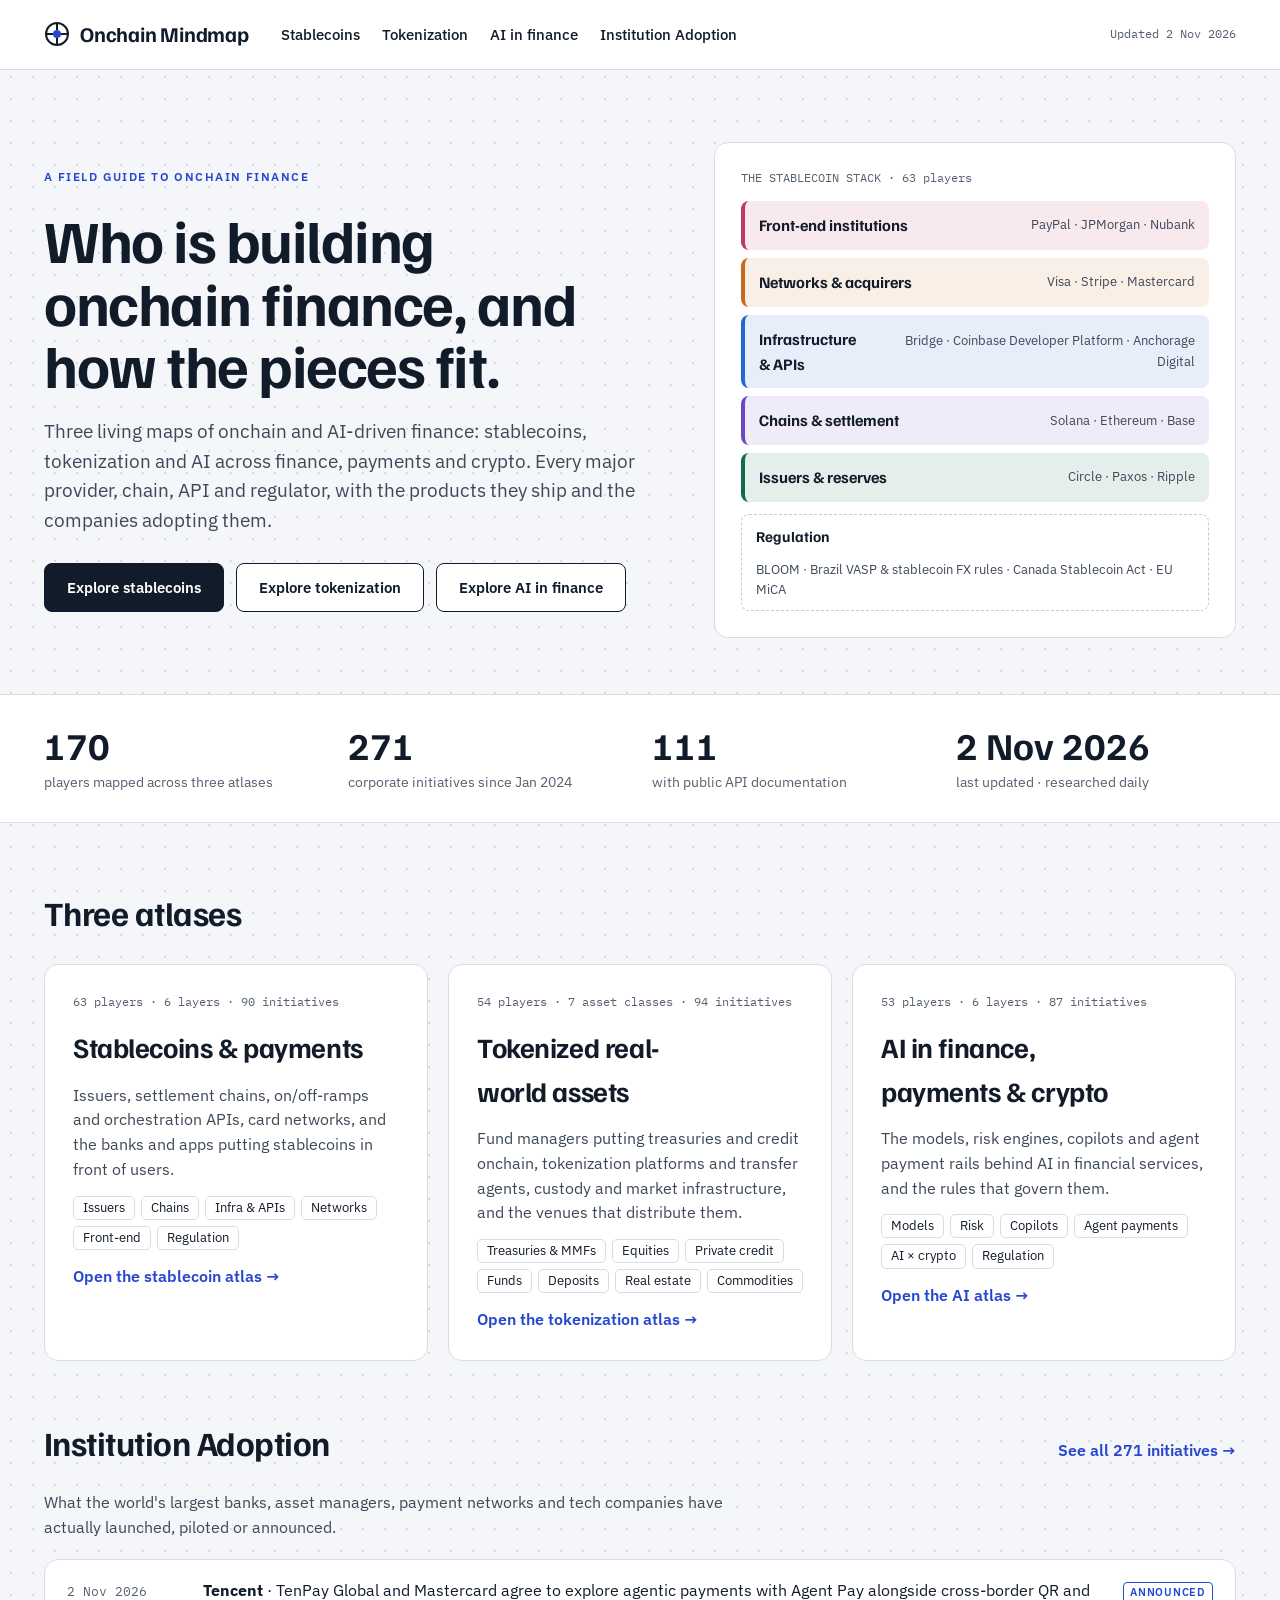
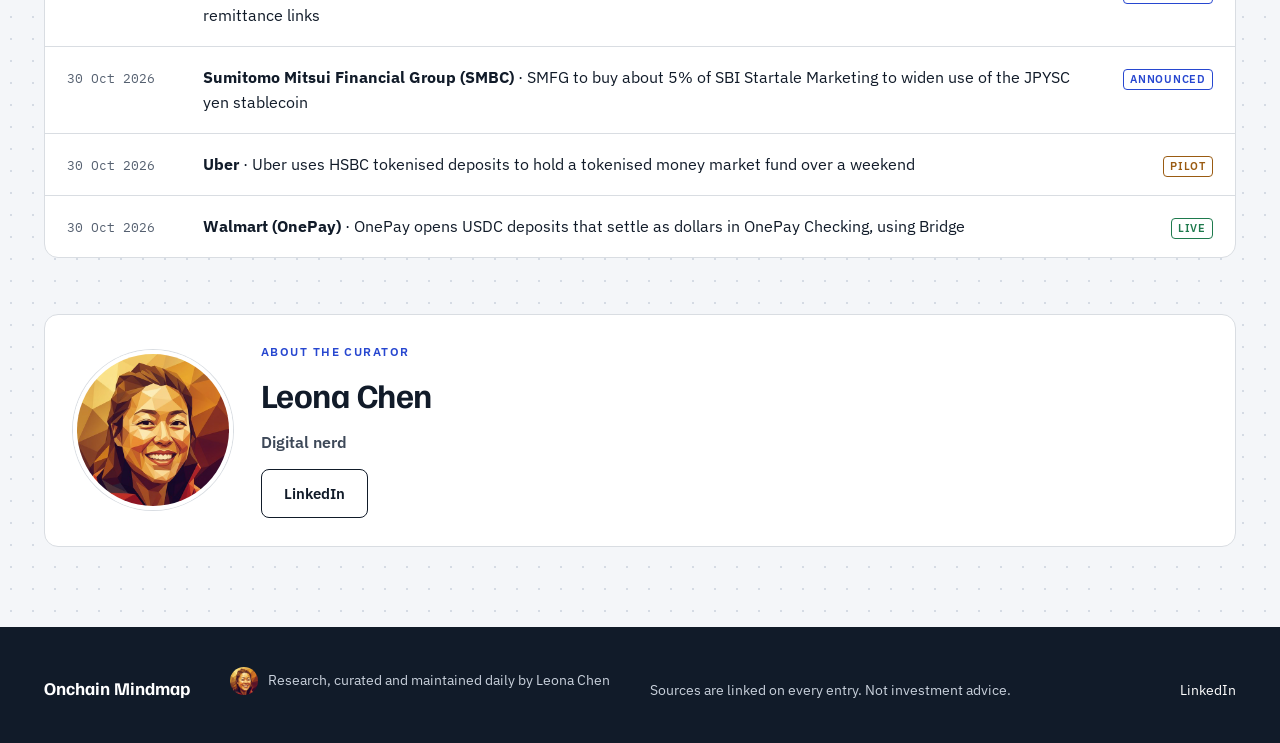
<file: index.html>
<!doctype html>
<html lang="en">
<head>
<meta charset="utf-8">
<meta name="viewport" content="width=device-width, initial-scale=1, viewport-fit=cover">
<title></title>
<meta name="description" content="A field guide to onchain finance: living maps of stablecoins, tokenization and AI in finance, and the corporations adopting them.">
<meta property="og:title" content="Onchain Mindmap">
<meta property="og:description" content="A field guide to onchain finance: living maps of stablecoins, tokenization and AI in finance, and the corporations adopting them.">
<link rel="icon" href="assets/img/favicon.svg" type="image/svg+xml">
<link rel="stylesheet" href="assets/css/tokens.css">
<link rel="stylesheet" href="assets/css/site.css">
</head>
<body>
<header data-site-header></header>
<main id="home"></main>
<footer data-site-footer></footer>
<script src="assets/js/common.js"></script>
<script src="assets/js/home.js"></script>
</body>
</html>
</file>
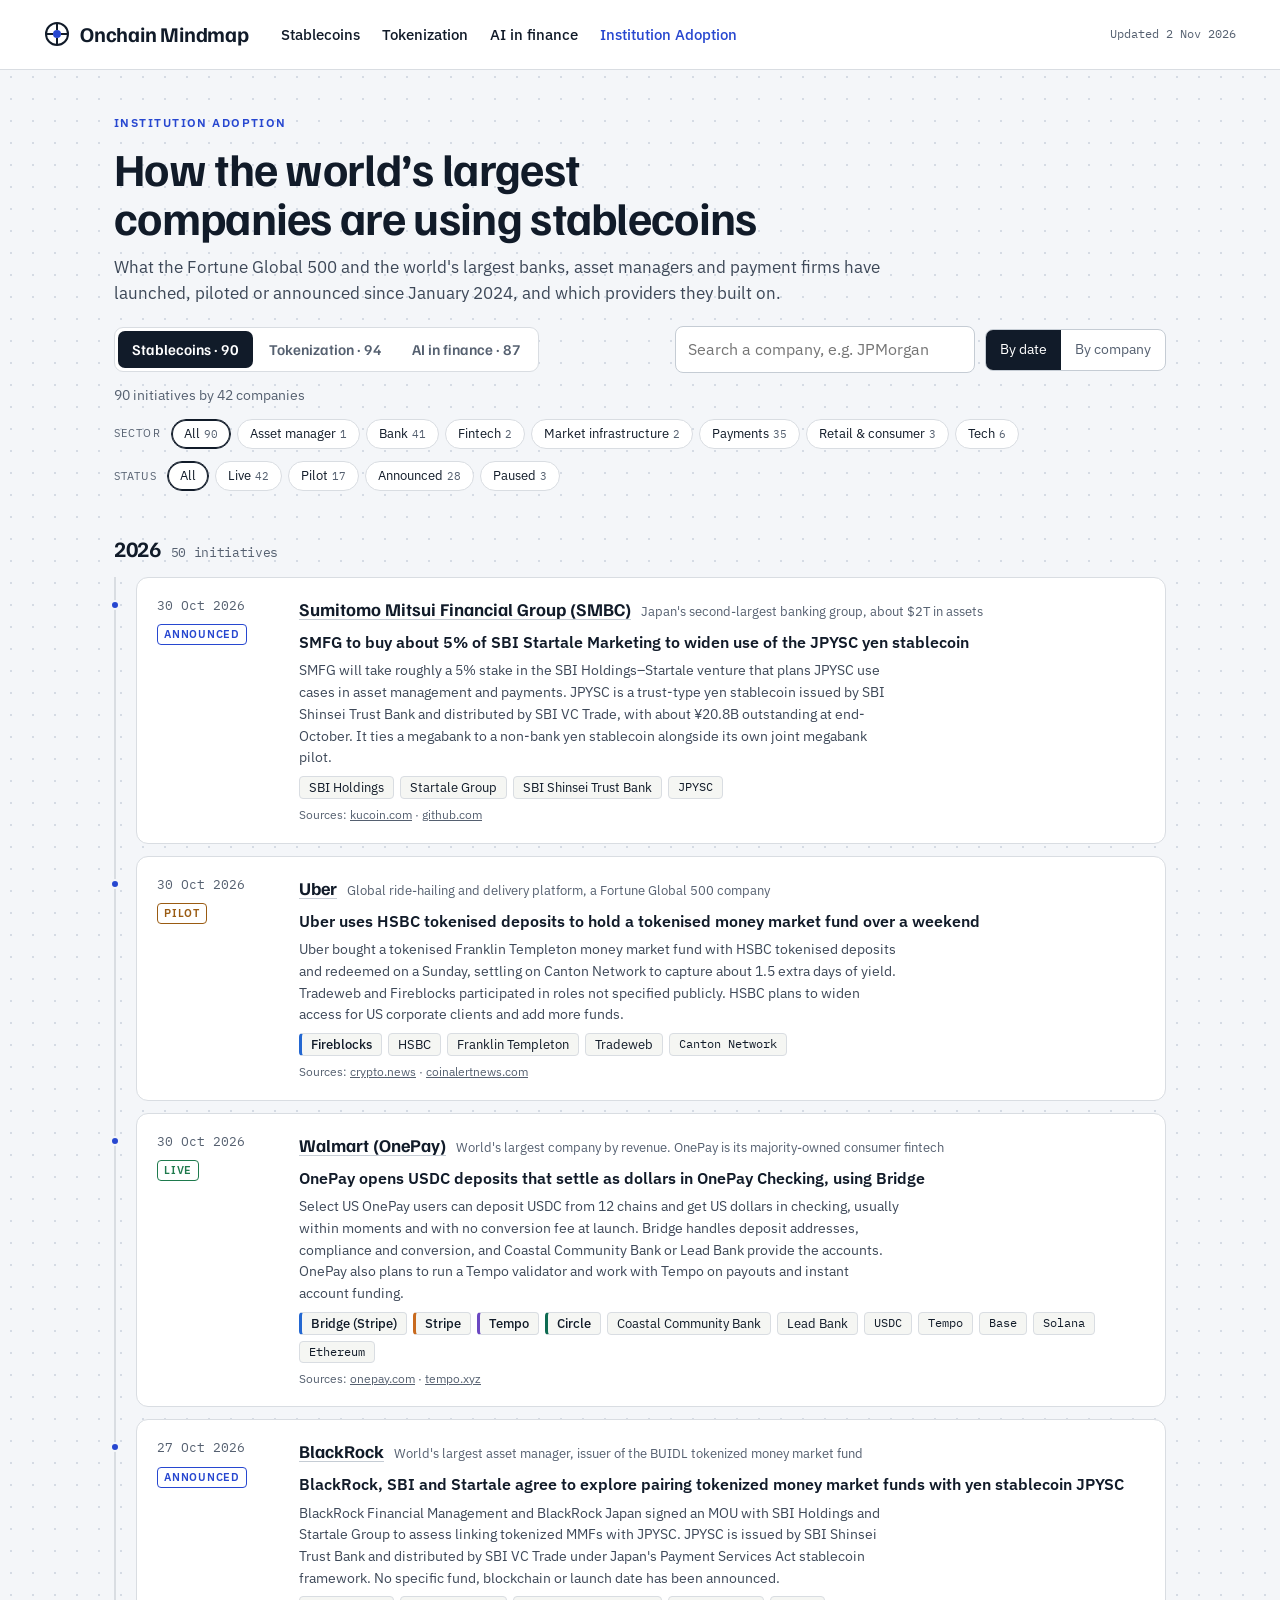
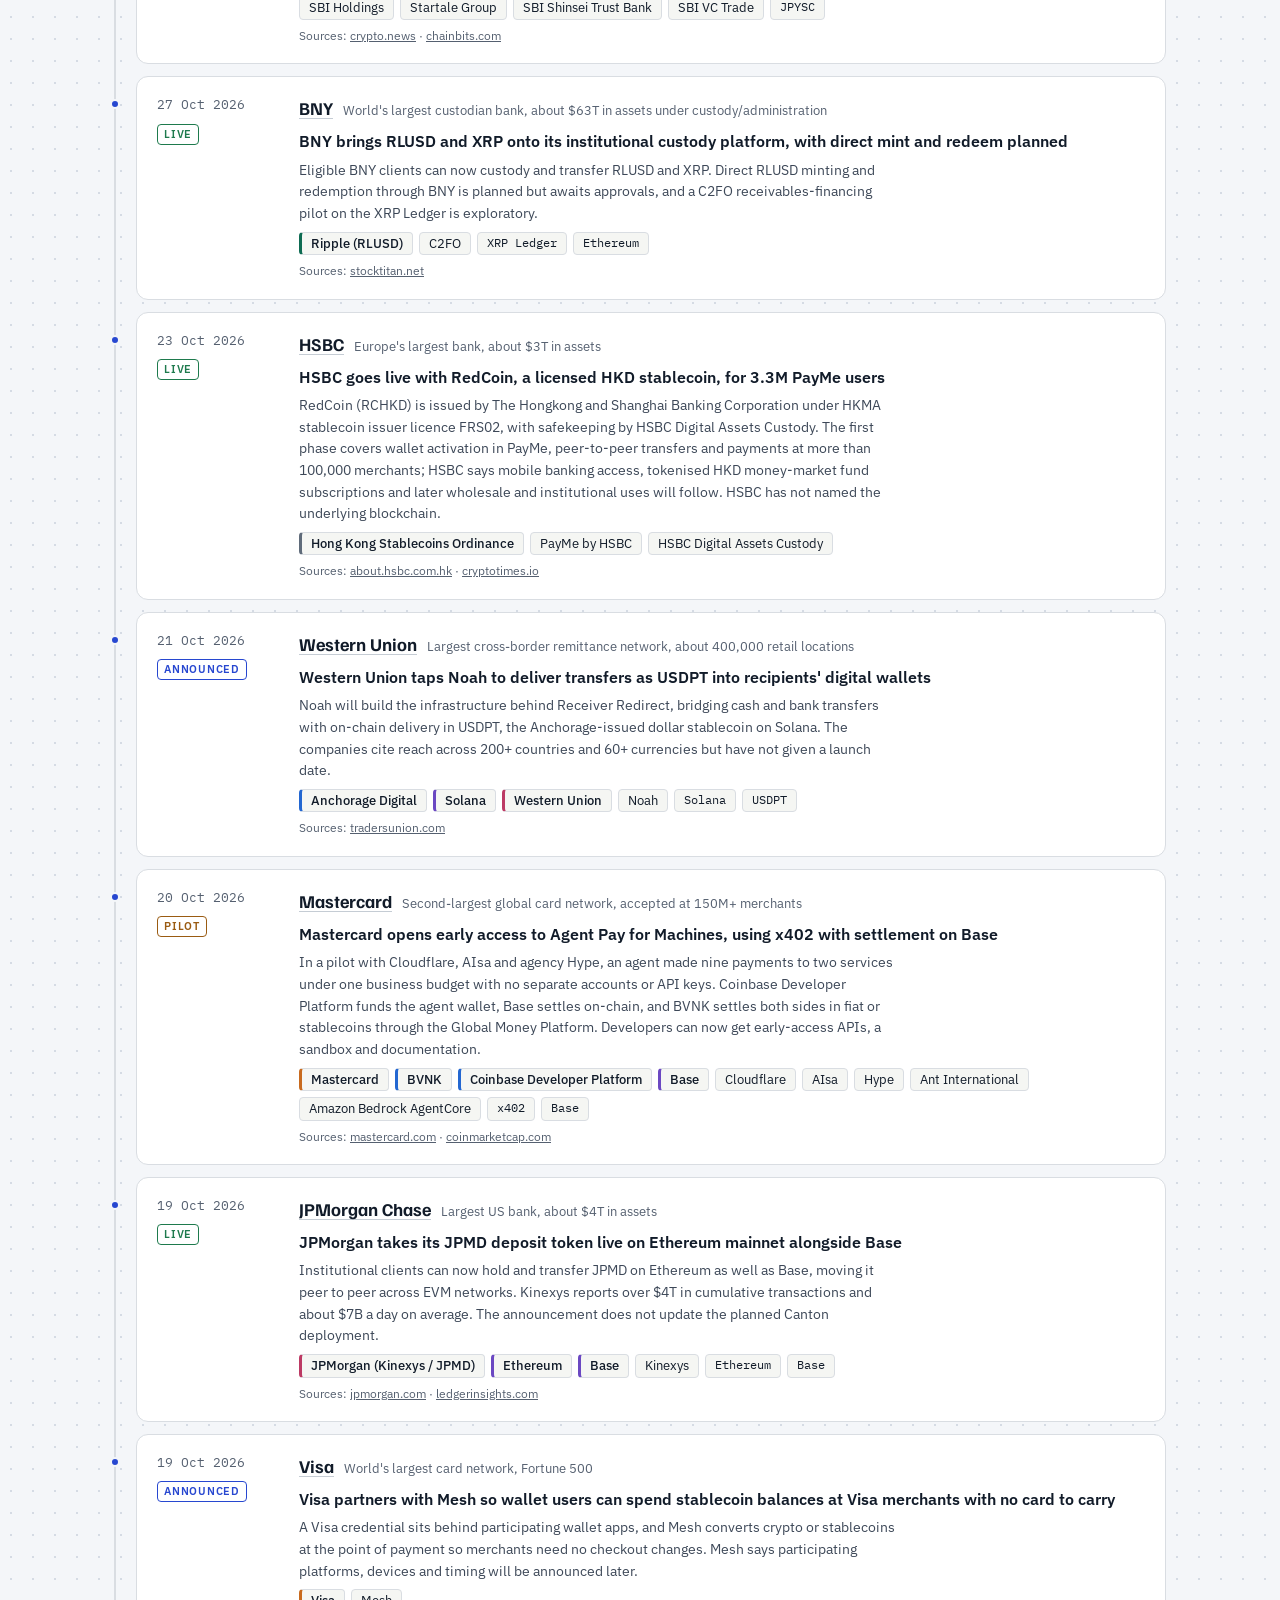
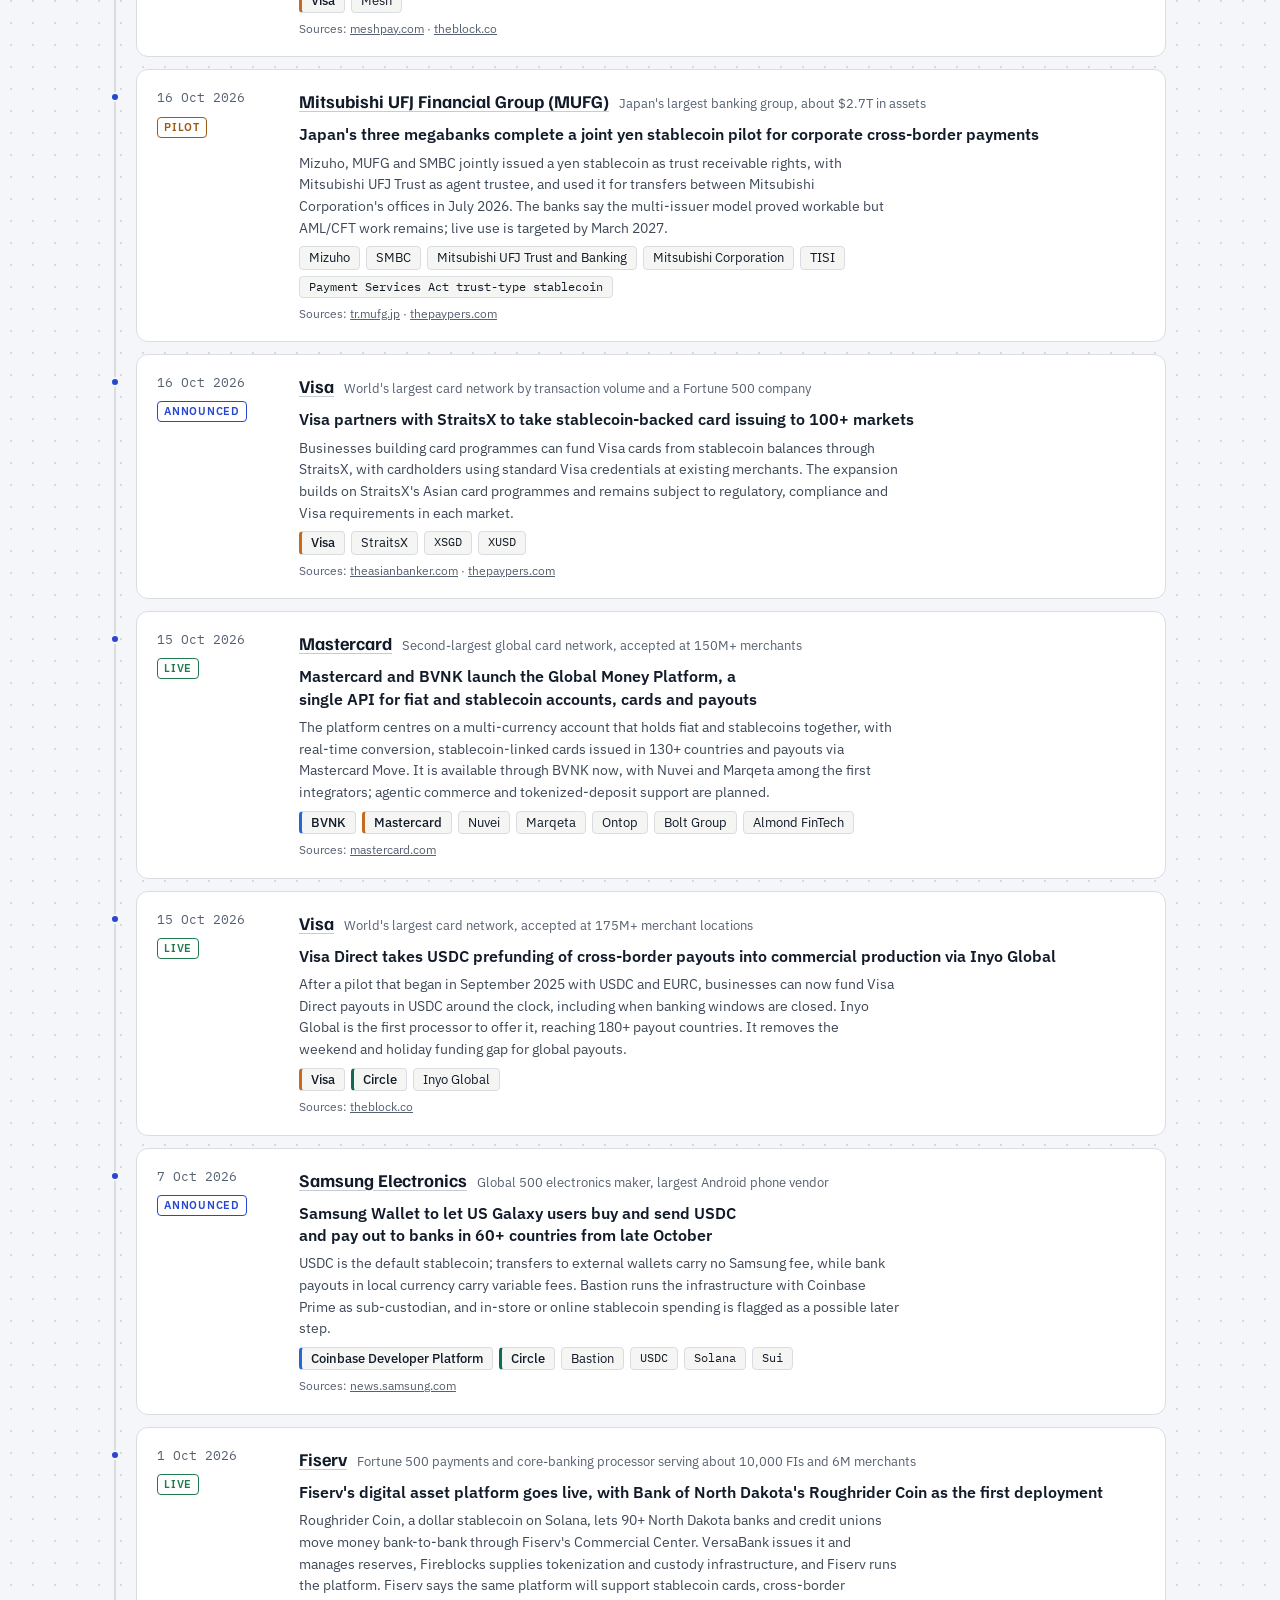
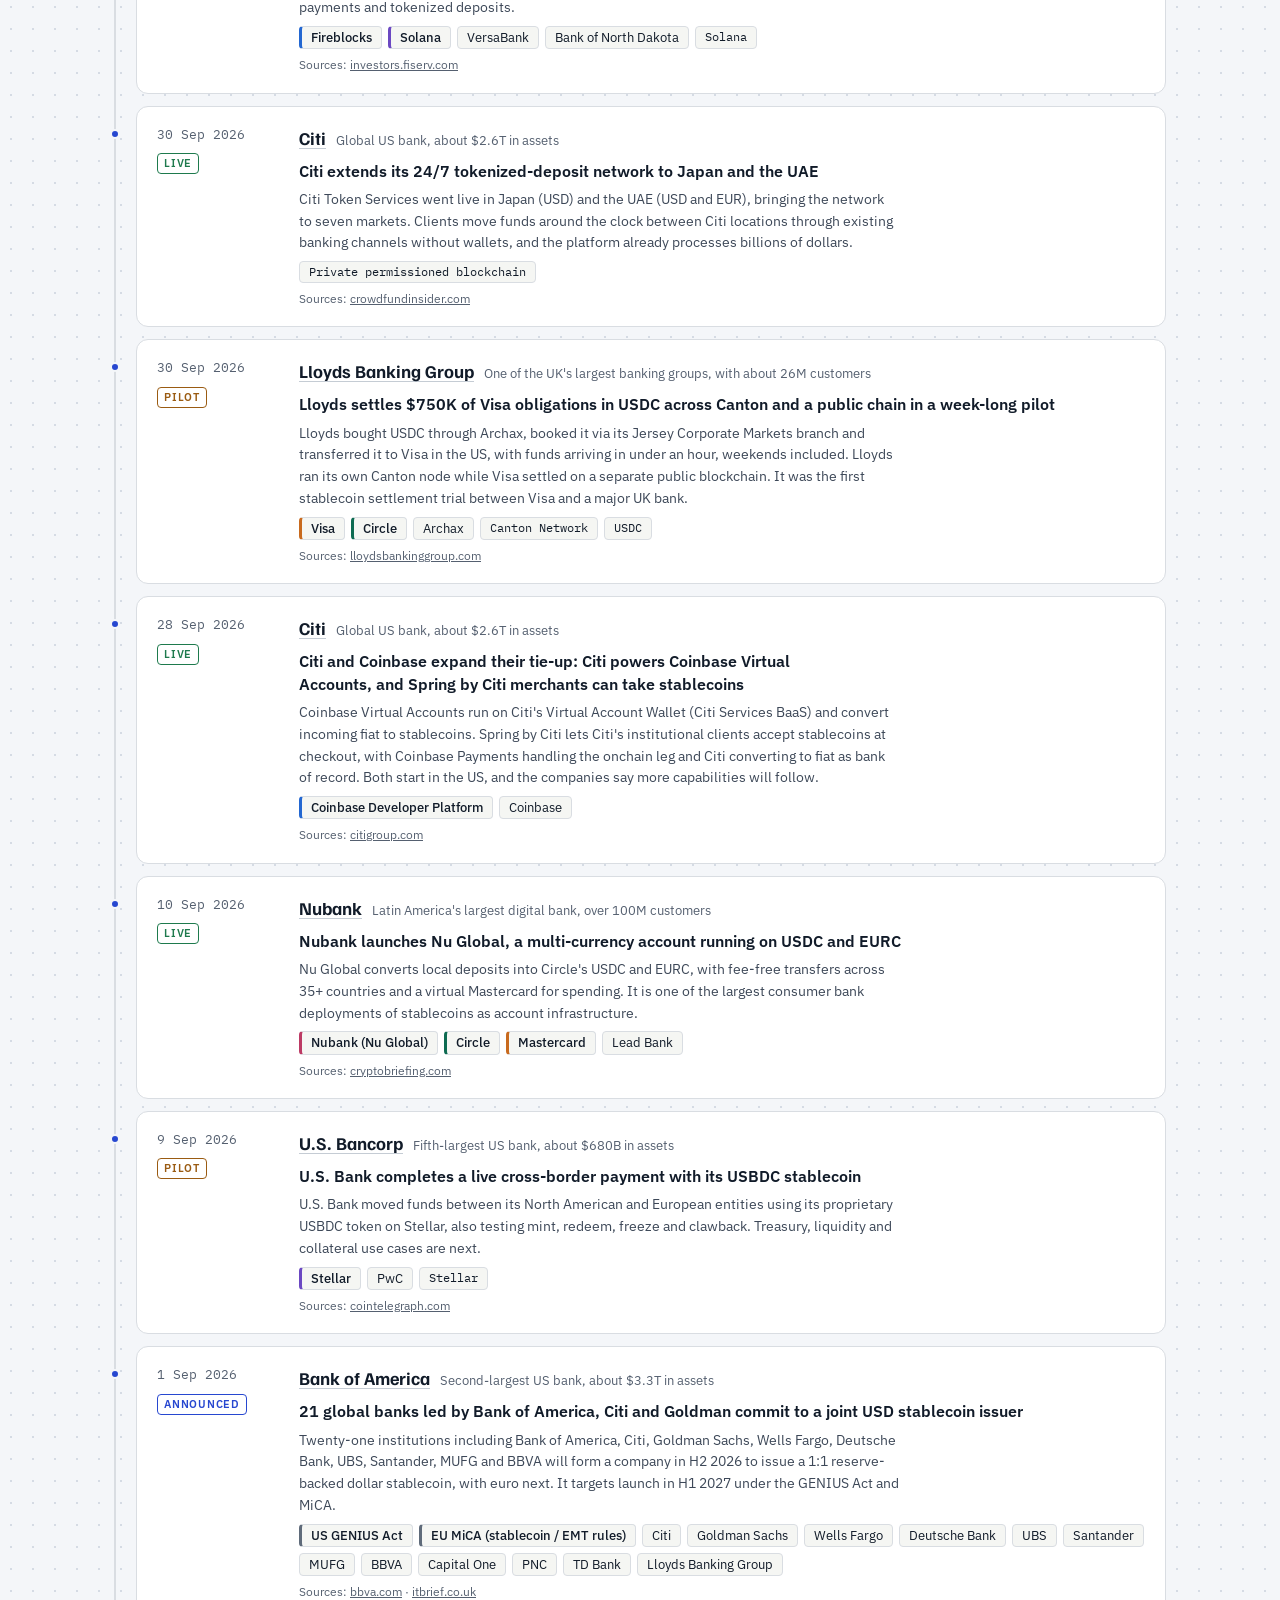
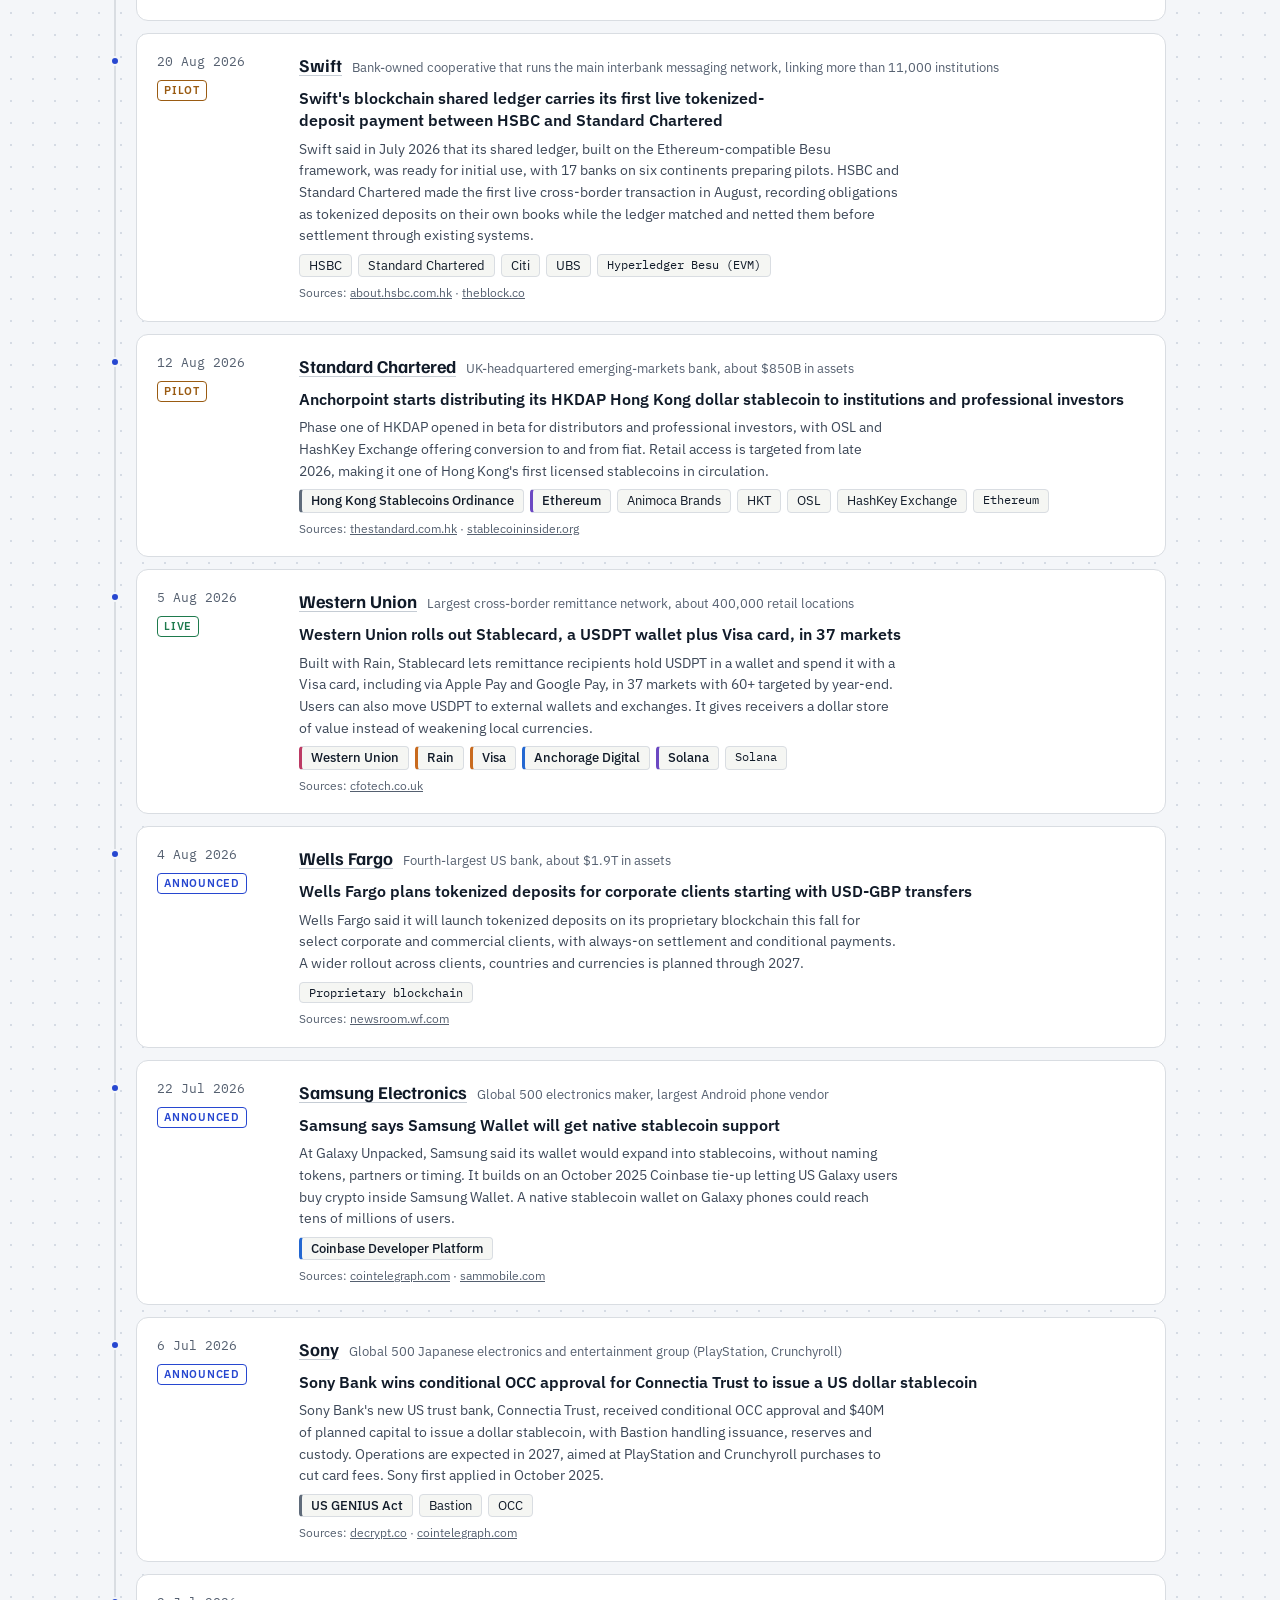
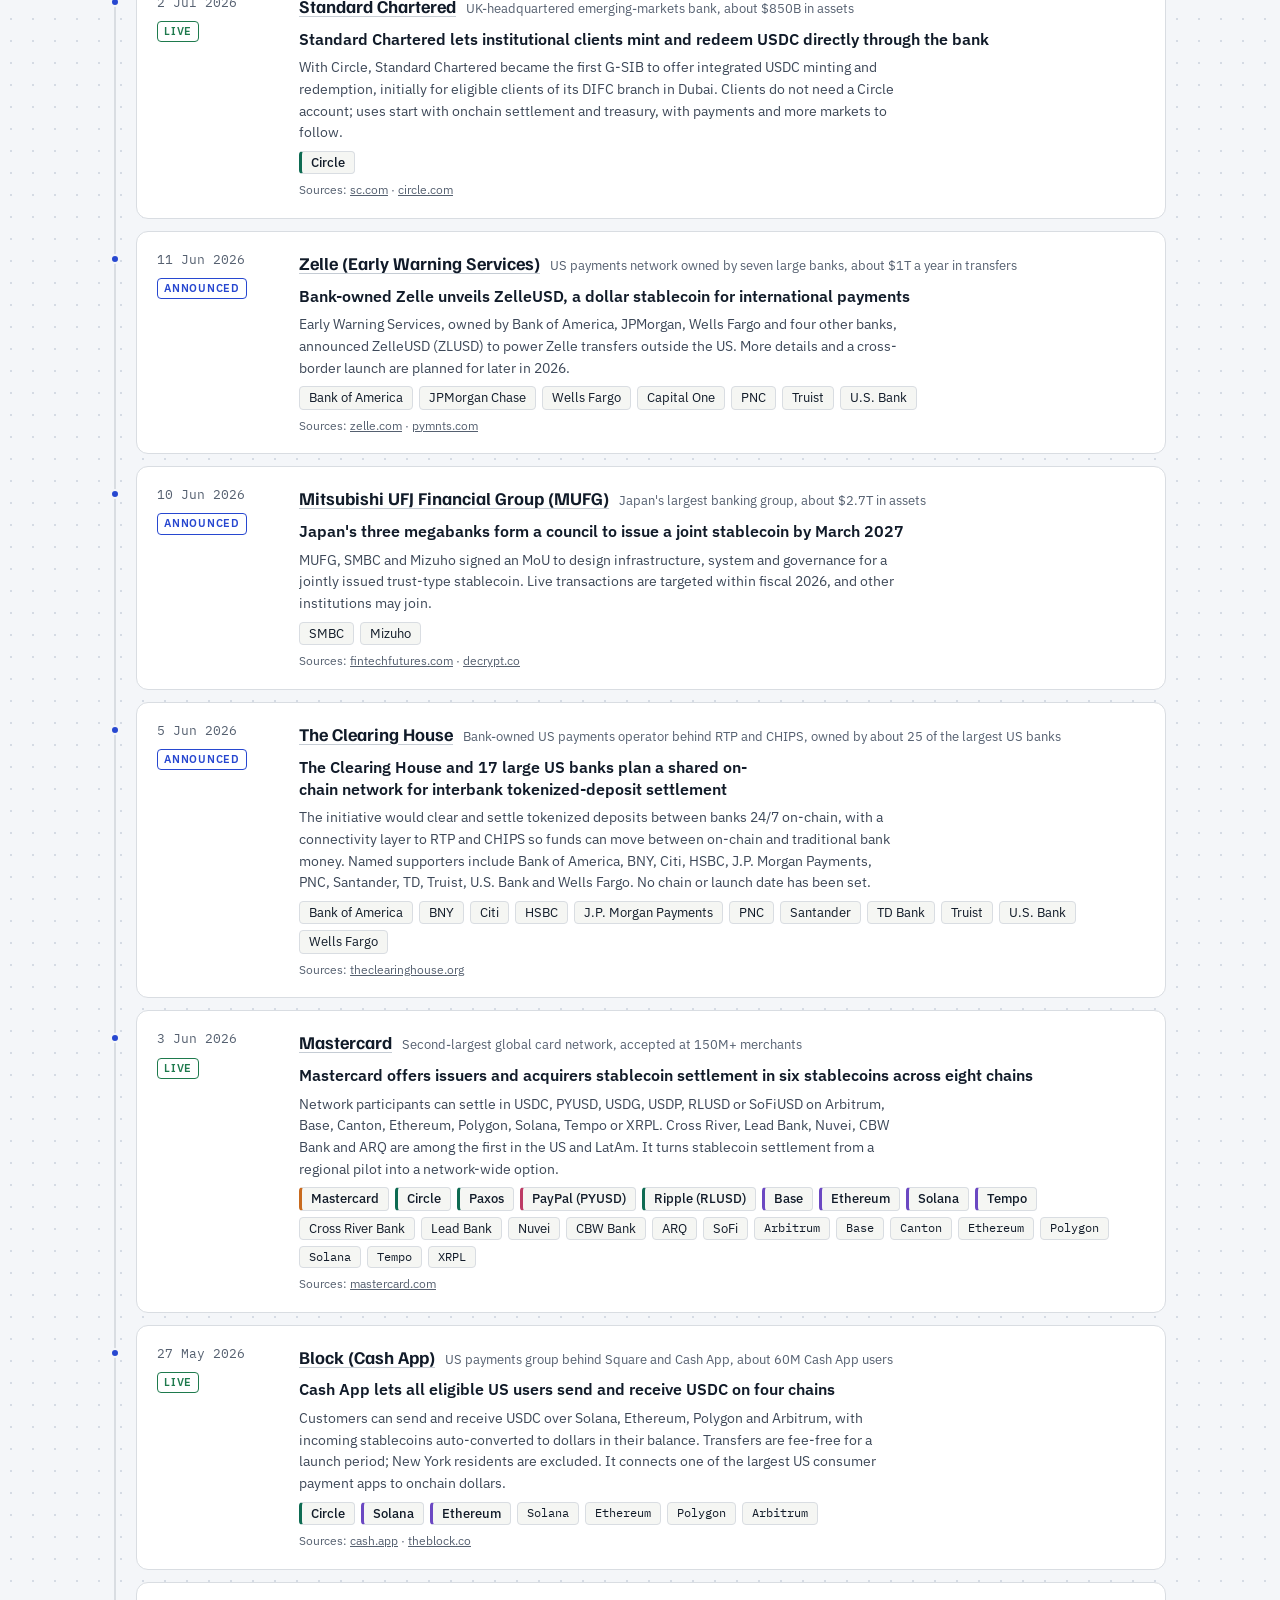
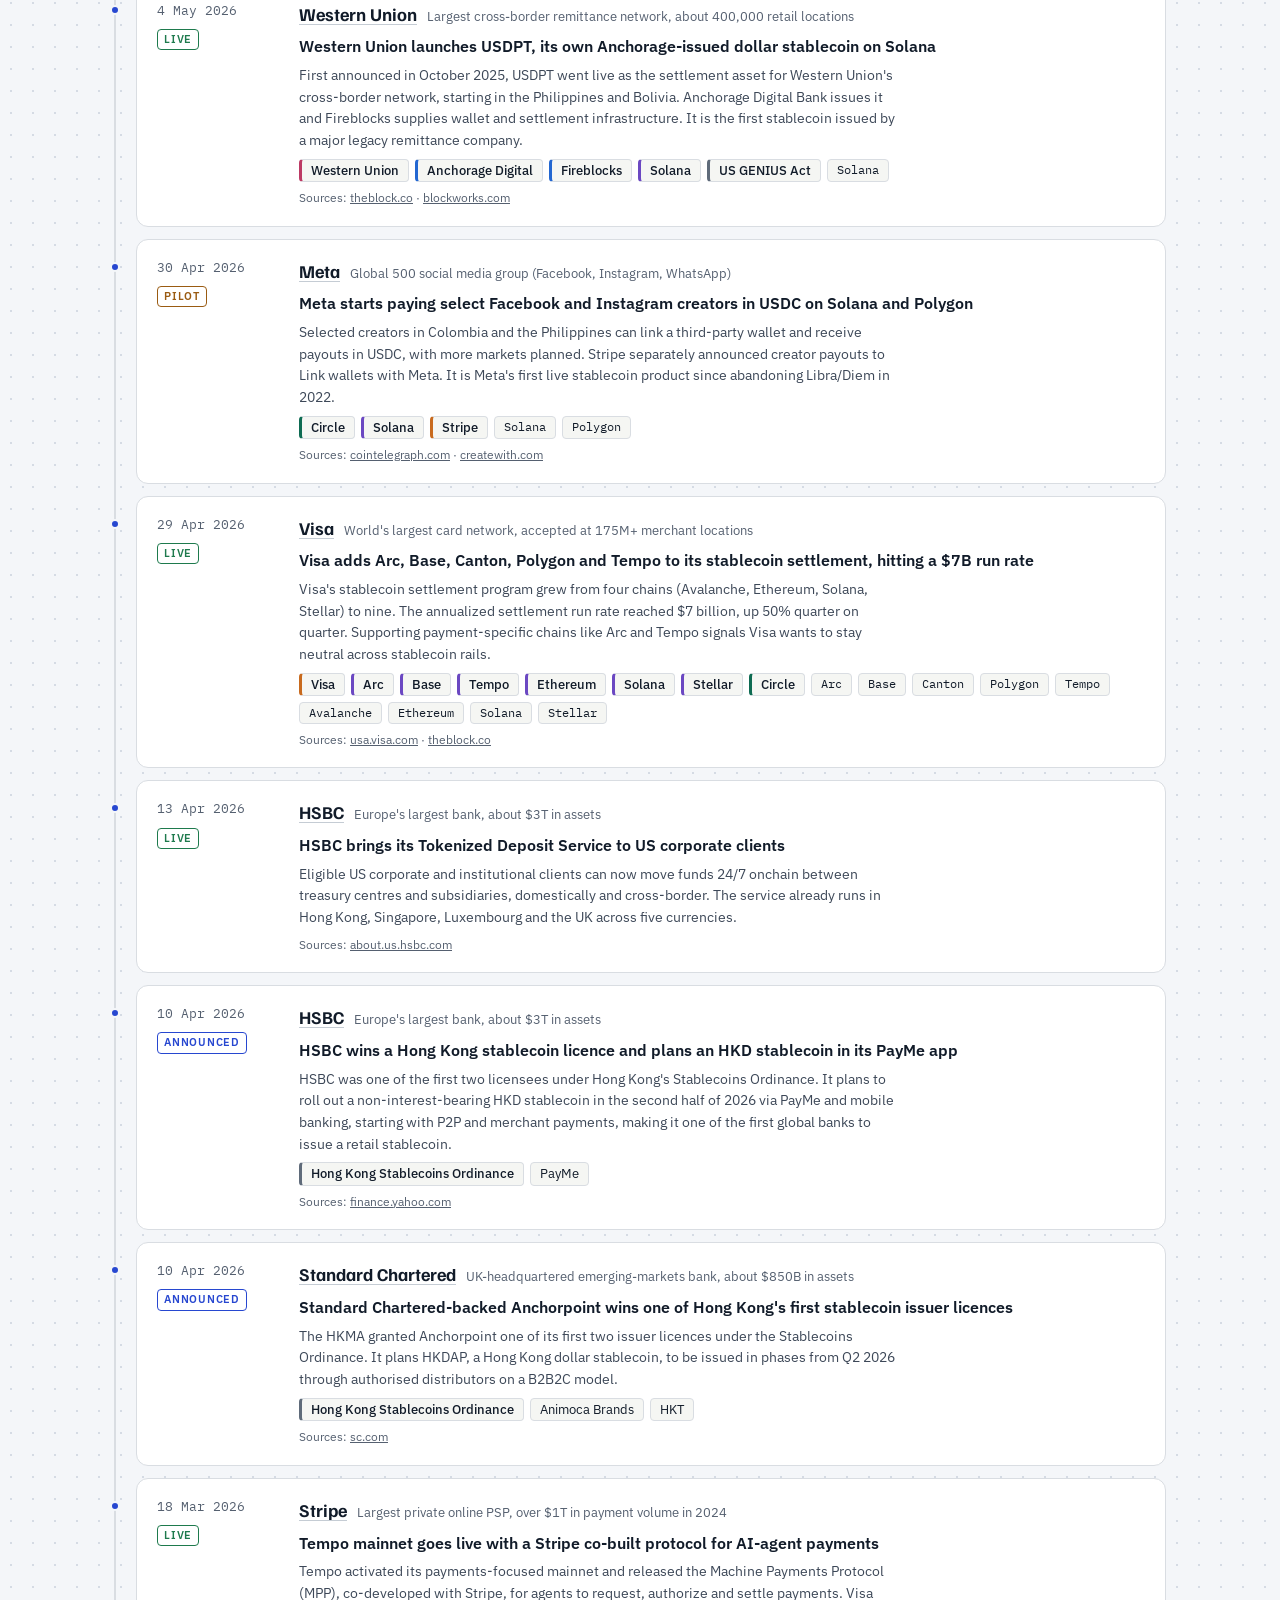
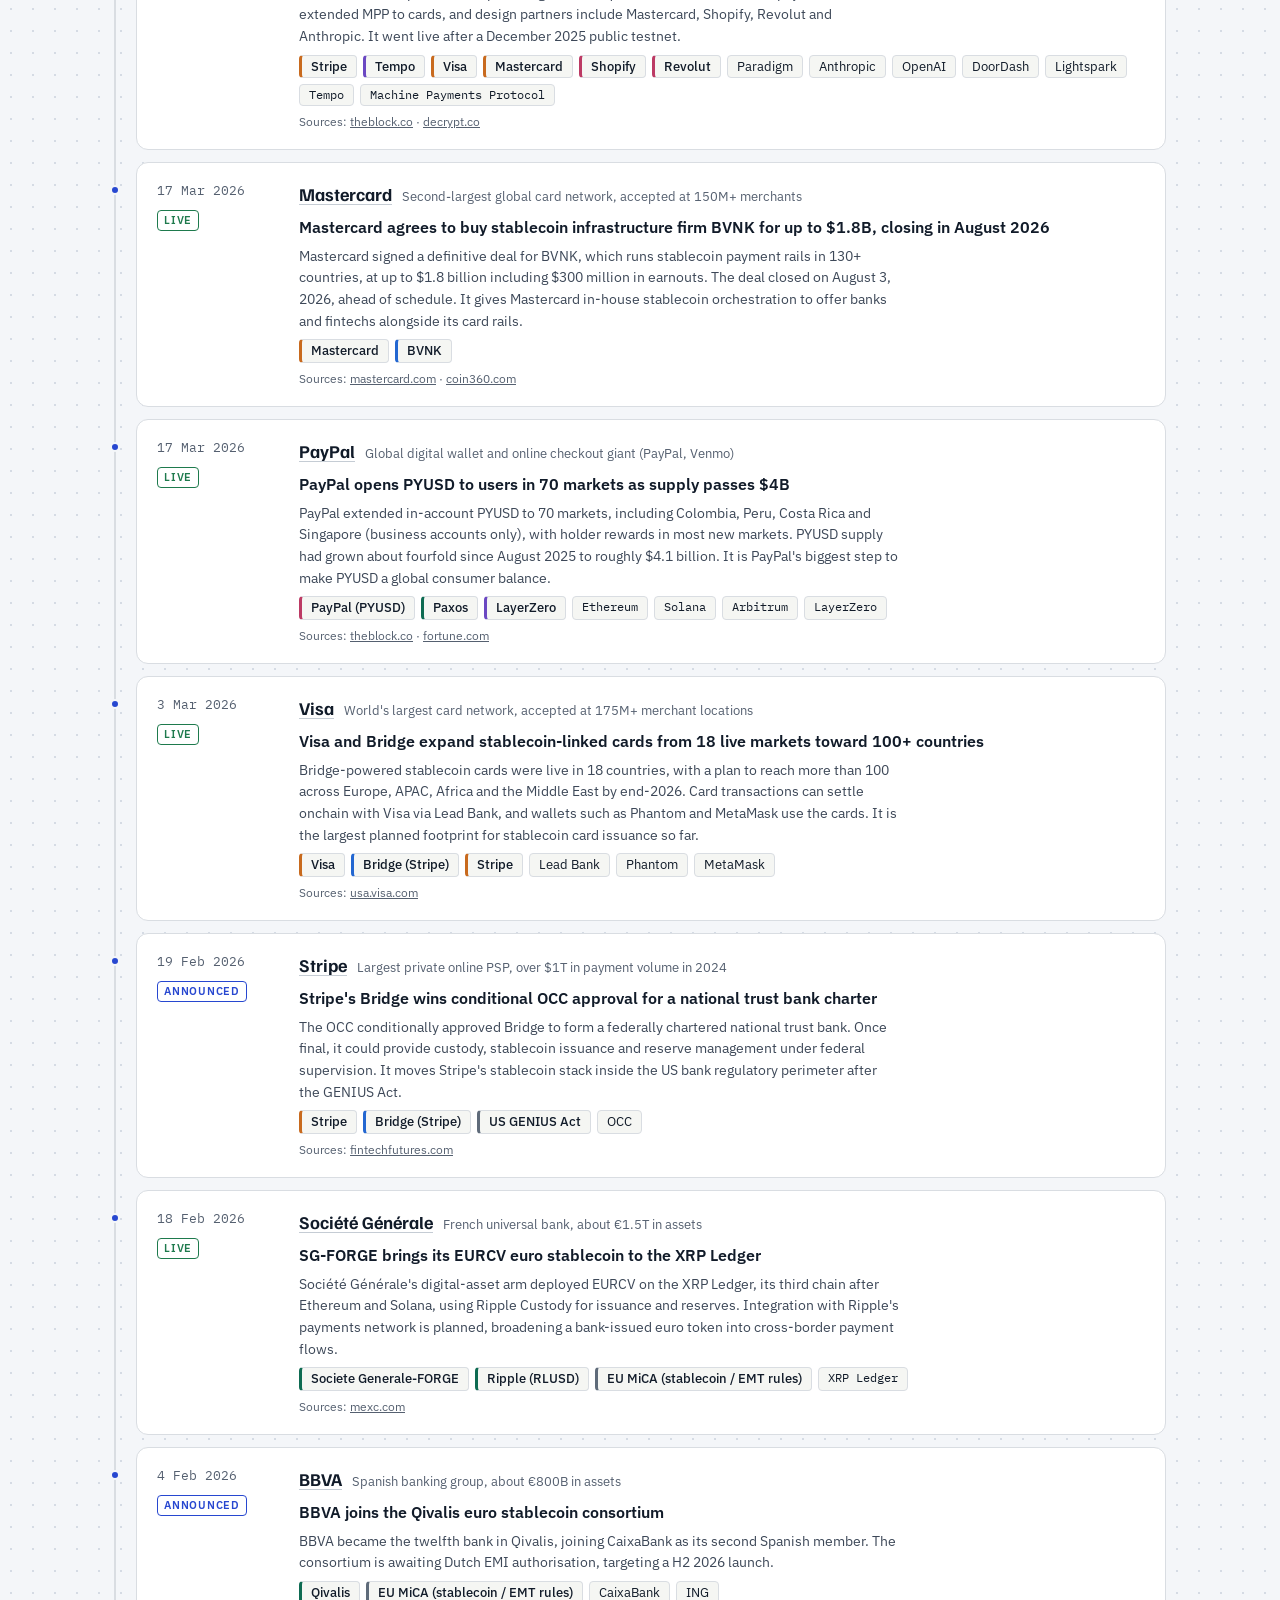
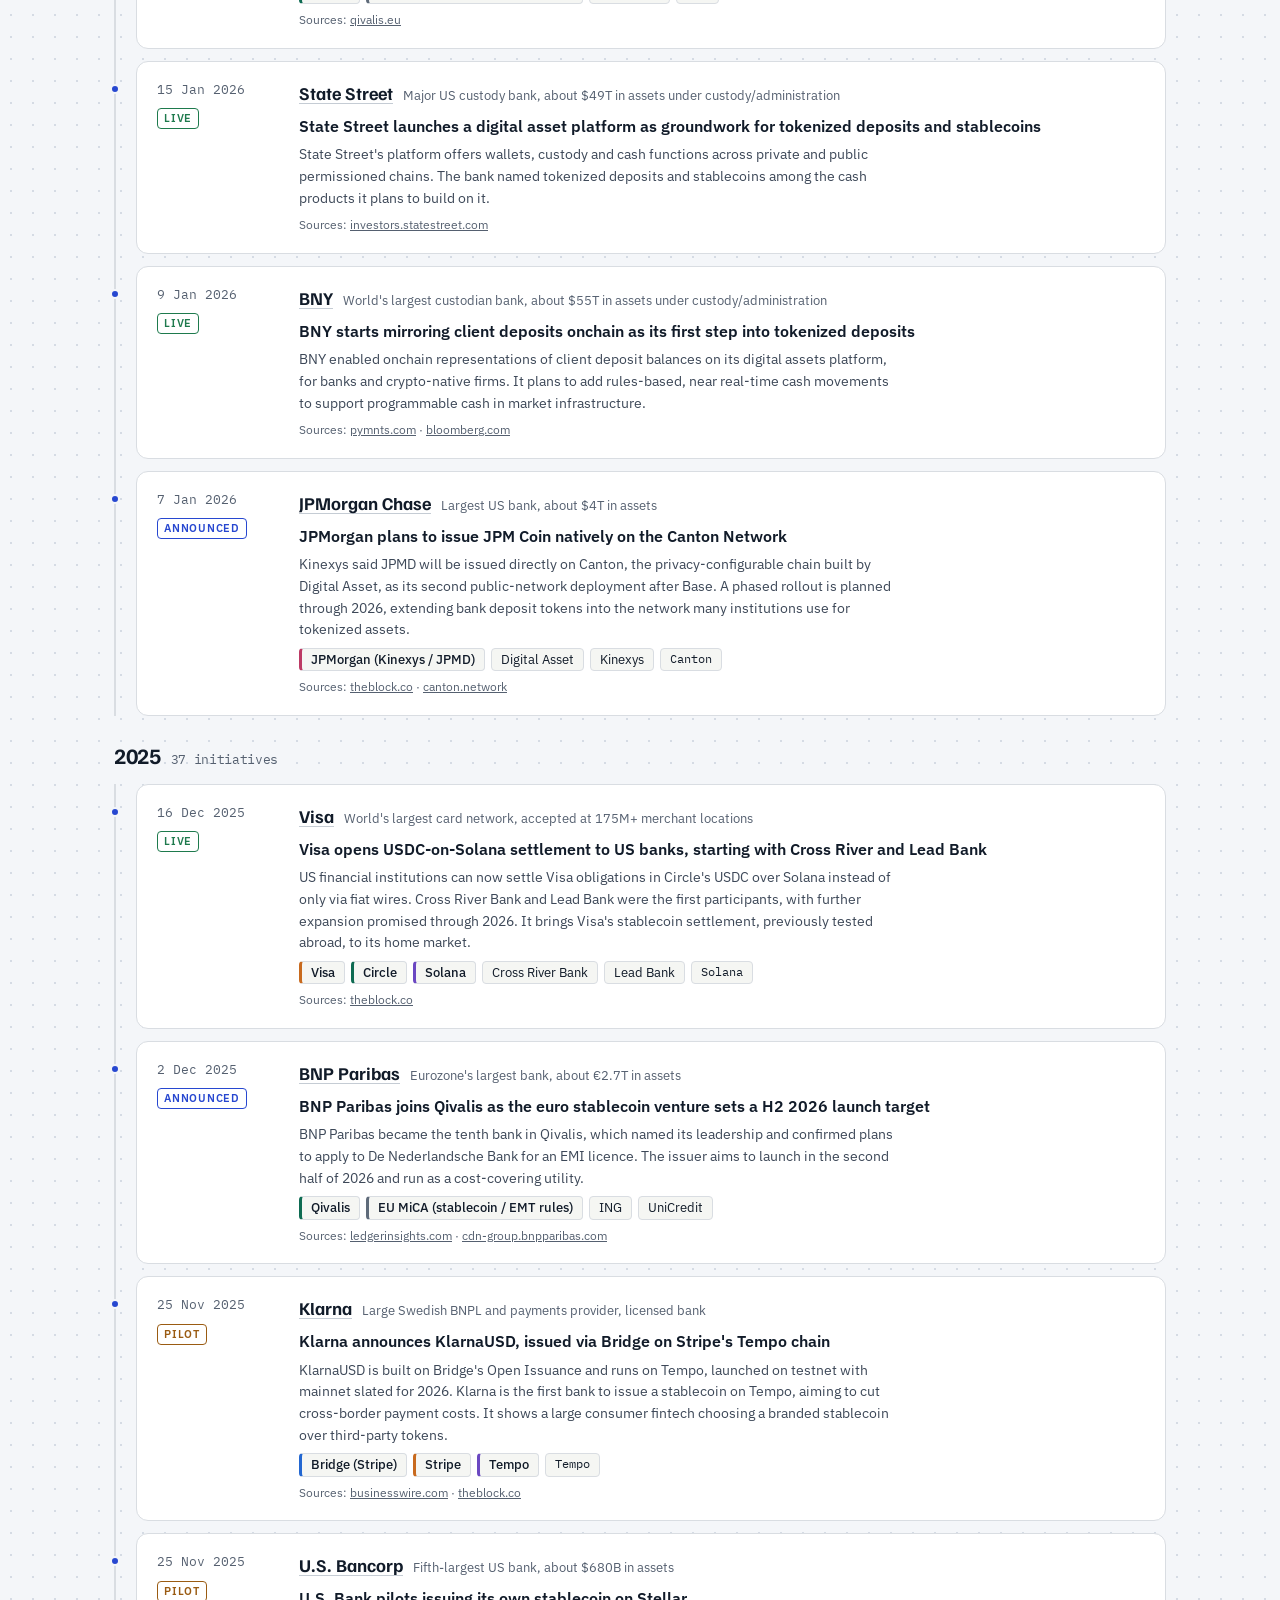
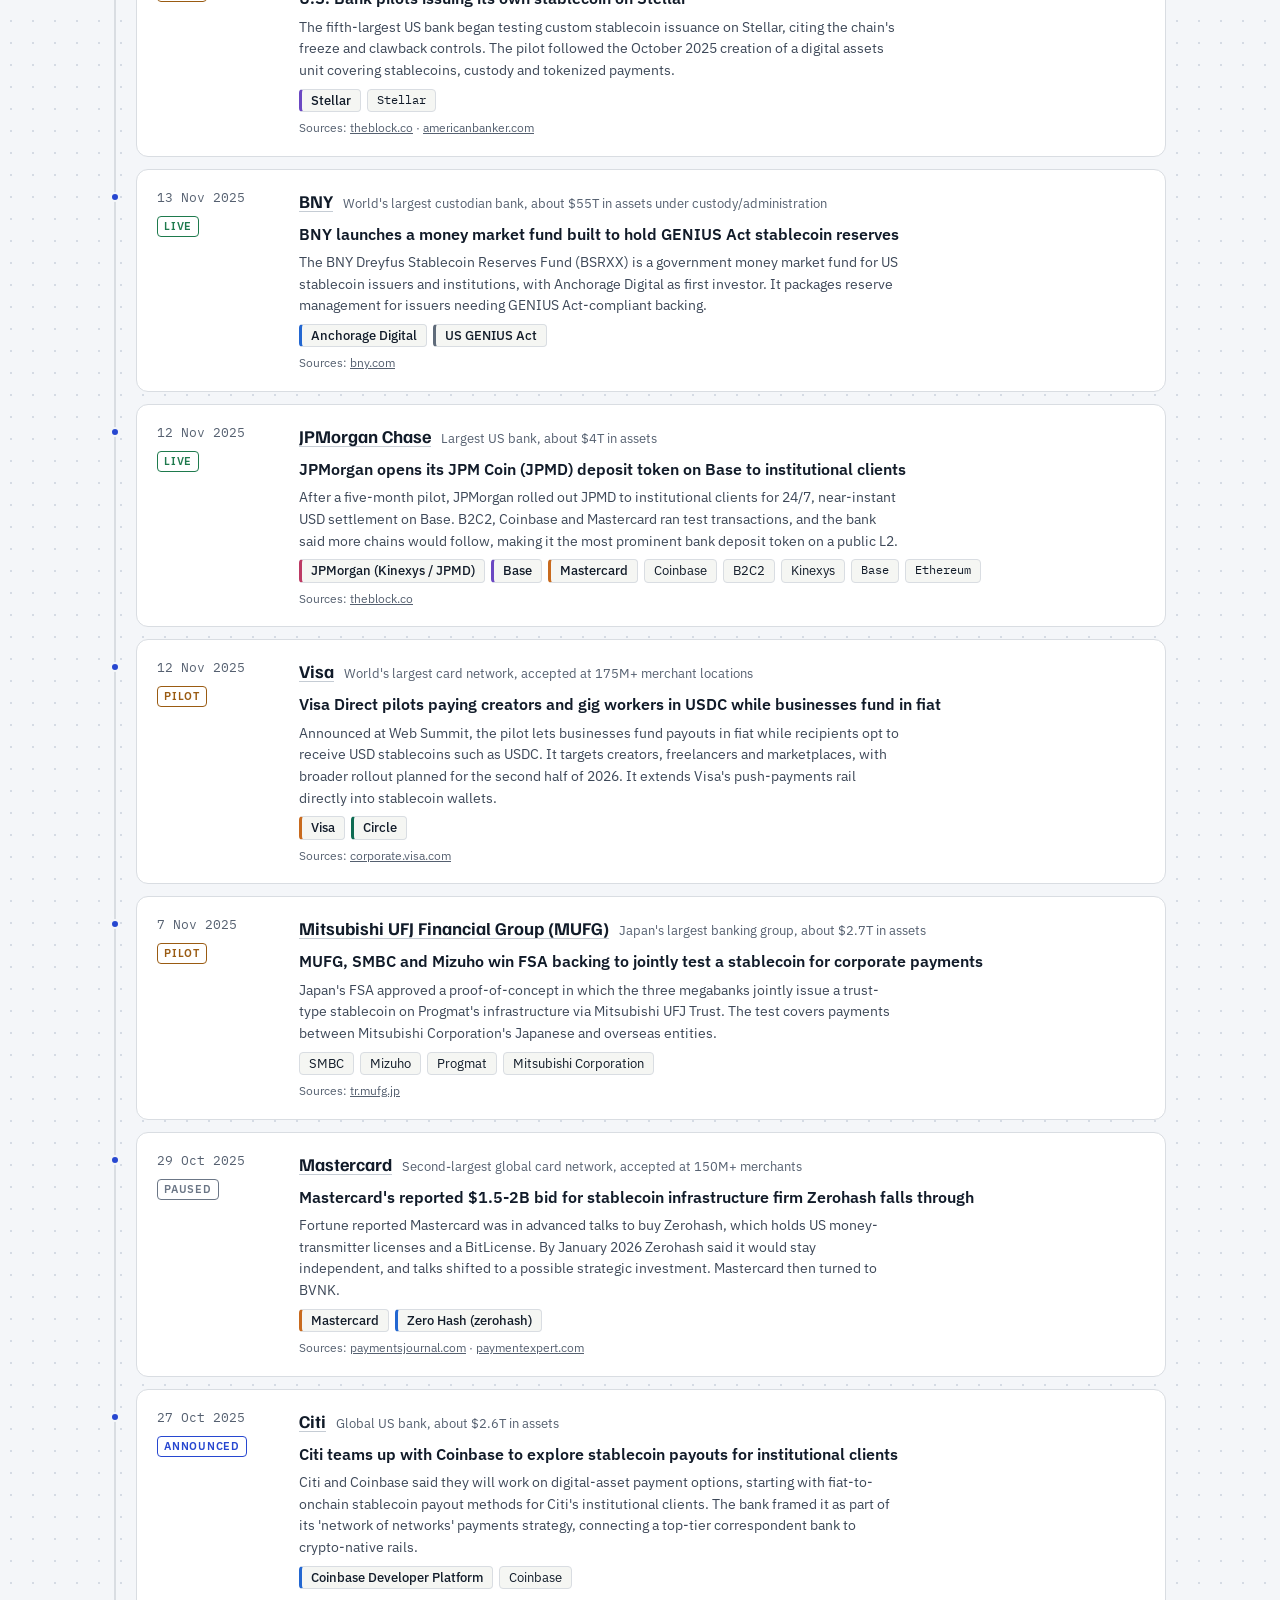
<file: adoption.html>
<!doctype html>
<html lang="en">
<head>
<meta charset="utf-8">
<meta name="viewport" content="width=device-width, initial-scale=1, viewport-fit=cover">
<title>Institution Adoption</title>
<meta name="description" content="How the world's largest companies are using stablecoins, tokenizing assets and deploying AI in finance: a sourced timeline of corporate initiatives.">
<meta property="og:title" content="Institution Adoption">
<meta property="og:description" content="How the world's largest companies are using stablecoins, tokenizing assets and deploying AI in finance: a sourced timeline of corporate initiatives.">
<link rel="icon" href="assets/img/favicon.svg" type="image/svg+xml">
<link rel="stylesheet" href="assets/css/tokens.css">
<link rel="stylesheet" href="assets/css/site.css">
</head>
<body>
<header data-site-header></header>
<main id="adoption"></main>
<footer data-site-footer></footer>
<script src="assets/js/common.js"></script>
<script src="assets/js/adoption.js"></script>
</body>
</html>
</file>
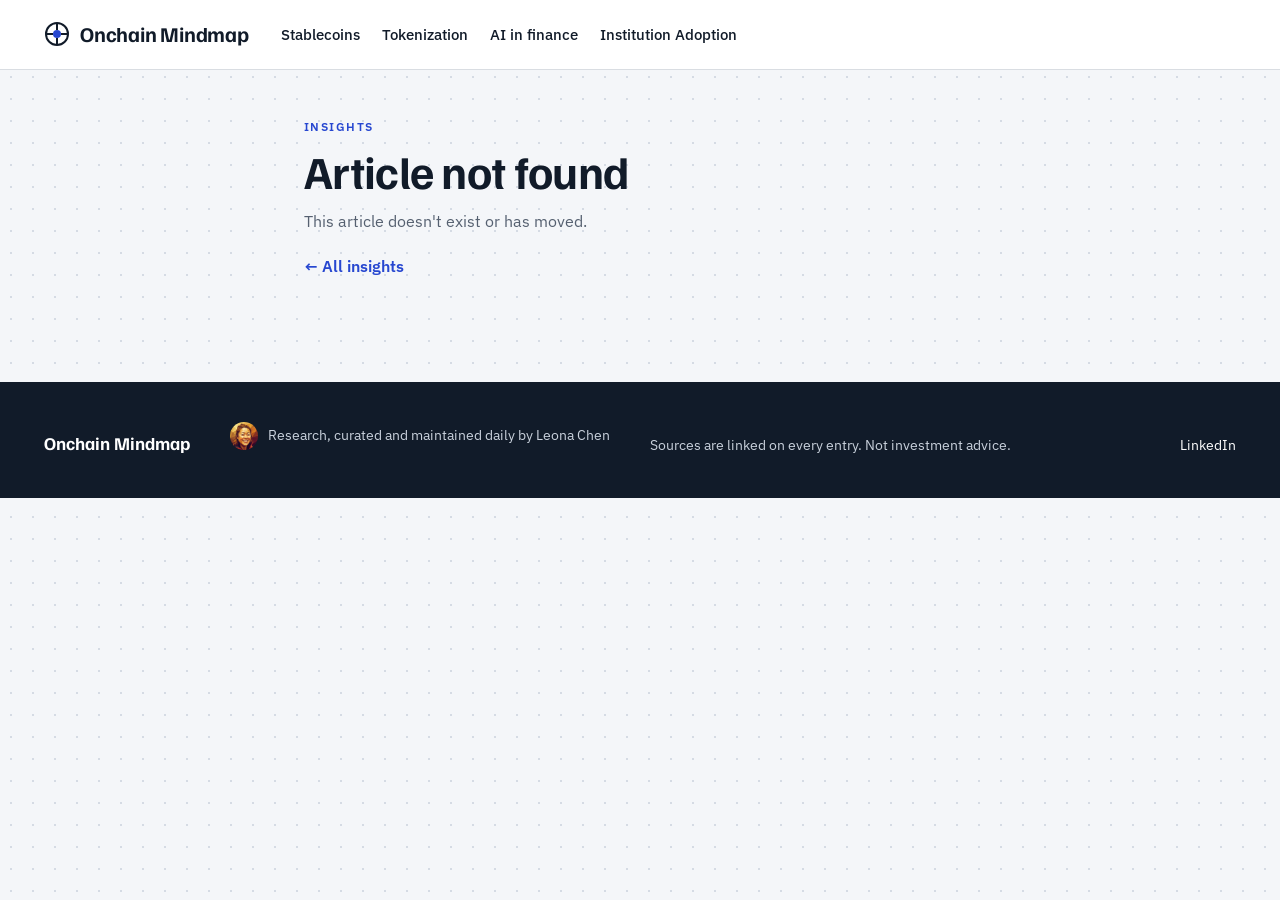
<file: article.html>
<!doctype html>
<html lang="en">
<head>
<meta charset="utf-8">
<meta name="viewport" content="width=device-width, initial-scale=1, viewport-fit=cover">
<title>Insights</title>
<meta name="description" content="Analysis from the atlas.">
<meta property="og:title" content="Insights">
<meta property="og:description" content="Analysis from the atlas.">
<link rel="icon" href="assets/img/favicon.svg" type="image/svg+xml">
<link rel="stylesheet" href="assets/css/tokens.css">
<link rel="stylesheet" href="assets/css/site.css">
</head>
<body>
<header data-site-header></header>
<main id="article"></main>
<footer data-site-footer></footer>
<script src="assets/vendor/marked.min.js"></script>
<script src="assets/vendor/purify.min.js"></script>
<script src="assets/js/common.js"></script>
<script src="assets/js/insights.js"></script>
<script>Insights.articlePage();</script>
</body>
</html>
</file>
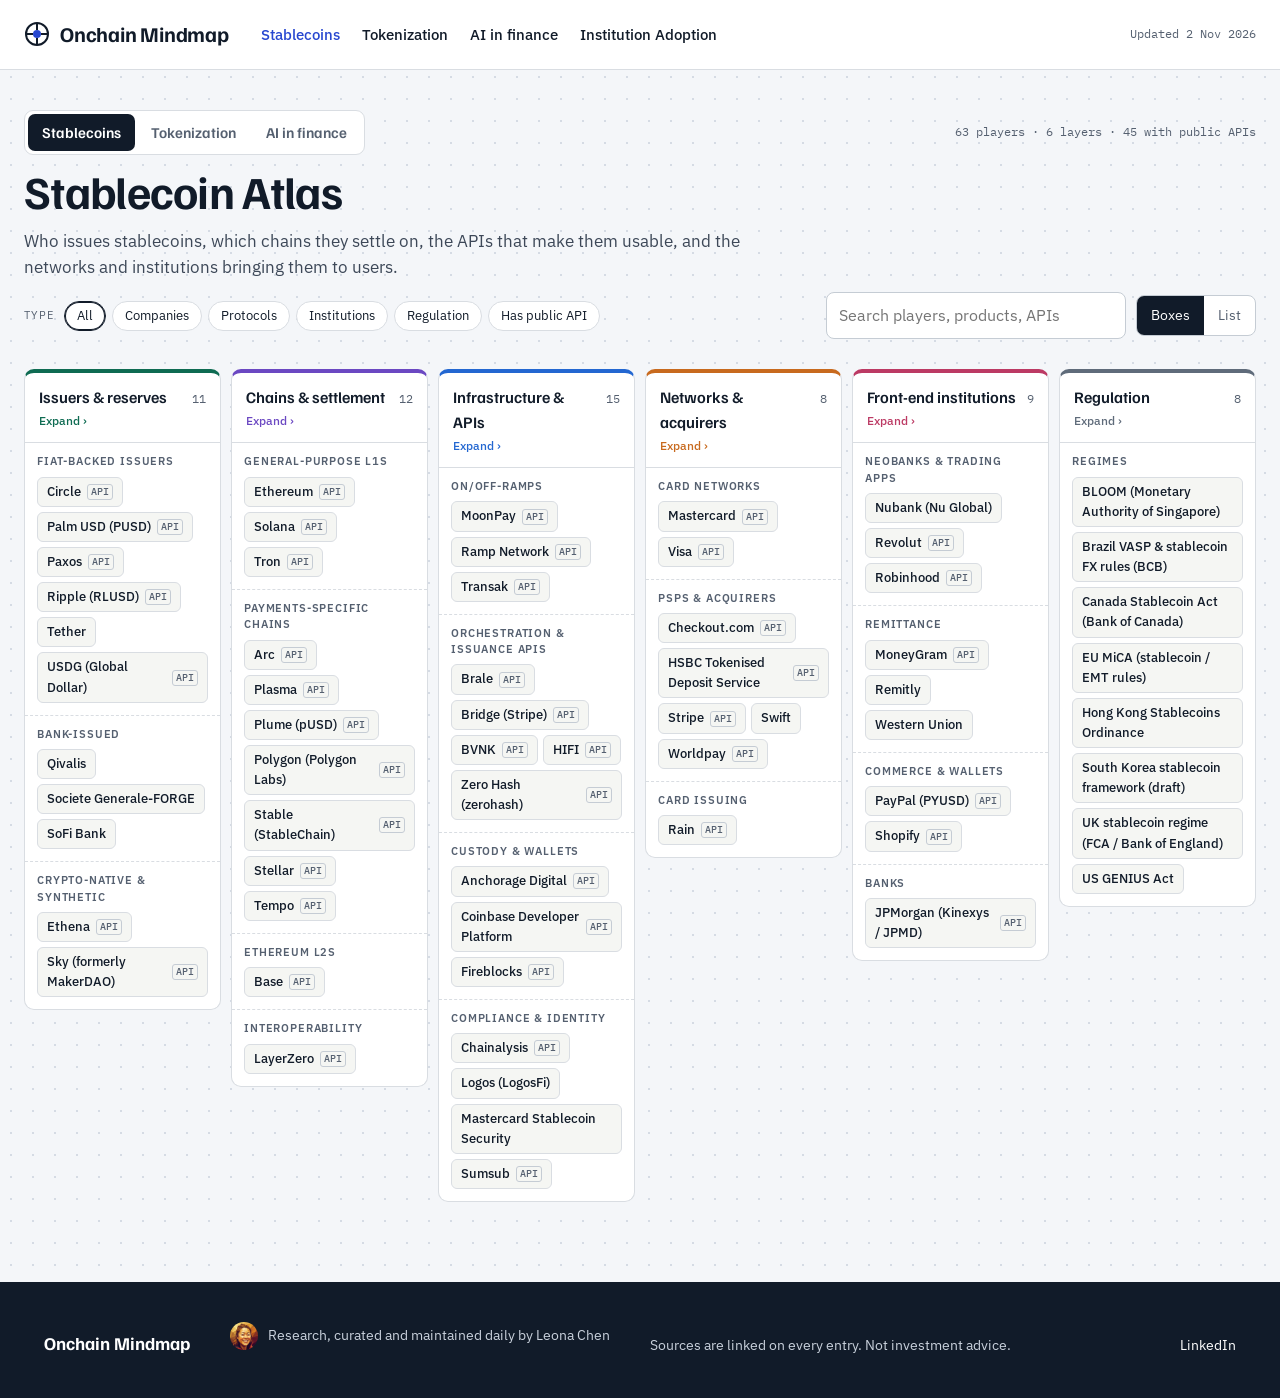
<file: atlas.html>
<!doctype html>
<html lang="en">
<head>
<meta charset="utf-8">
<meta name="viewport" content="width=device-width, initial-scale=1, viewport-fit=cover">
<title>Atlas</title>
<meta name="description" content="Interactive atlas of the stablecoin and tokenized asset ecosystems: players by layer, products, APIs and connections.">
<meta property="og:title" content="Atlas">
<meta property="og:description" content="Interactive atlas of the stablecoin and tokenized asset ecosystems: players by layer, products, APIs and connections.">
<link rel="icon" href="assets/img/favicon.svg" type="image/svg+xml">
<link rel="stylesheet" href="assets/css/tokens.css">
<link rel="stylesheet" href="assets/css/site.css">
</head>
<body>
<header data-site-header></header>
<main id="atlas"></main>
<div class="panel-backdrop" id="backdrop" hidden></div>
<aside class="panel" id="panel" aria-label="Player detail" hidden></aside>
<footer data-site-footer></footer>
<script src="assets/js/common.js"></script>
<script src="assets/js/atlas.js"></script>
</body>
</html>
</file>
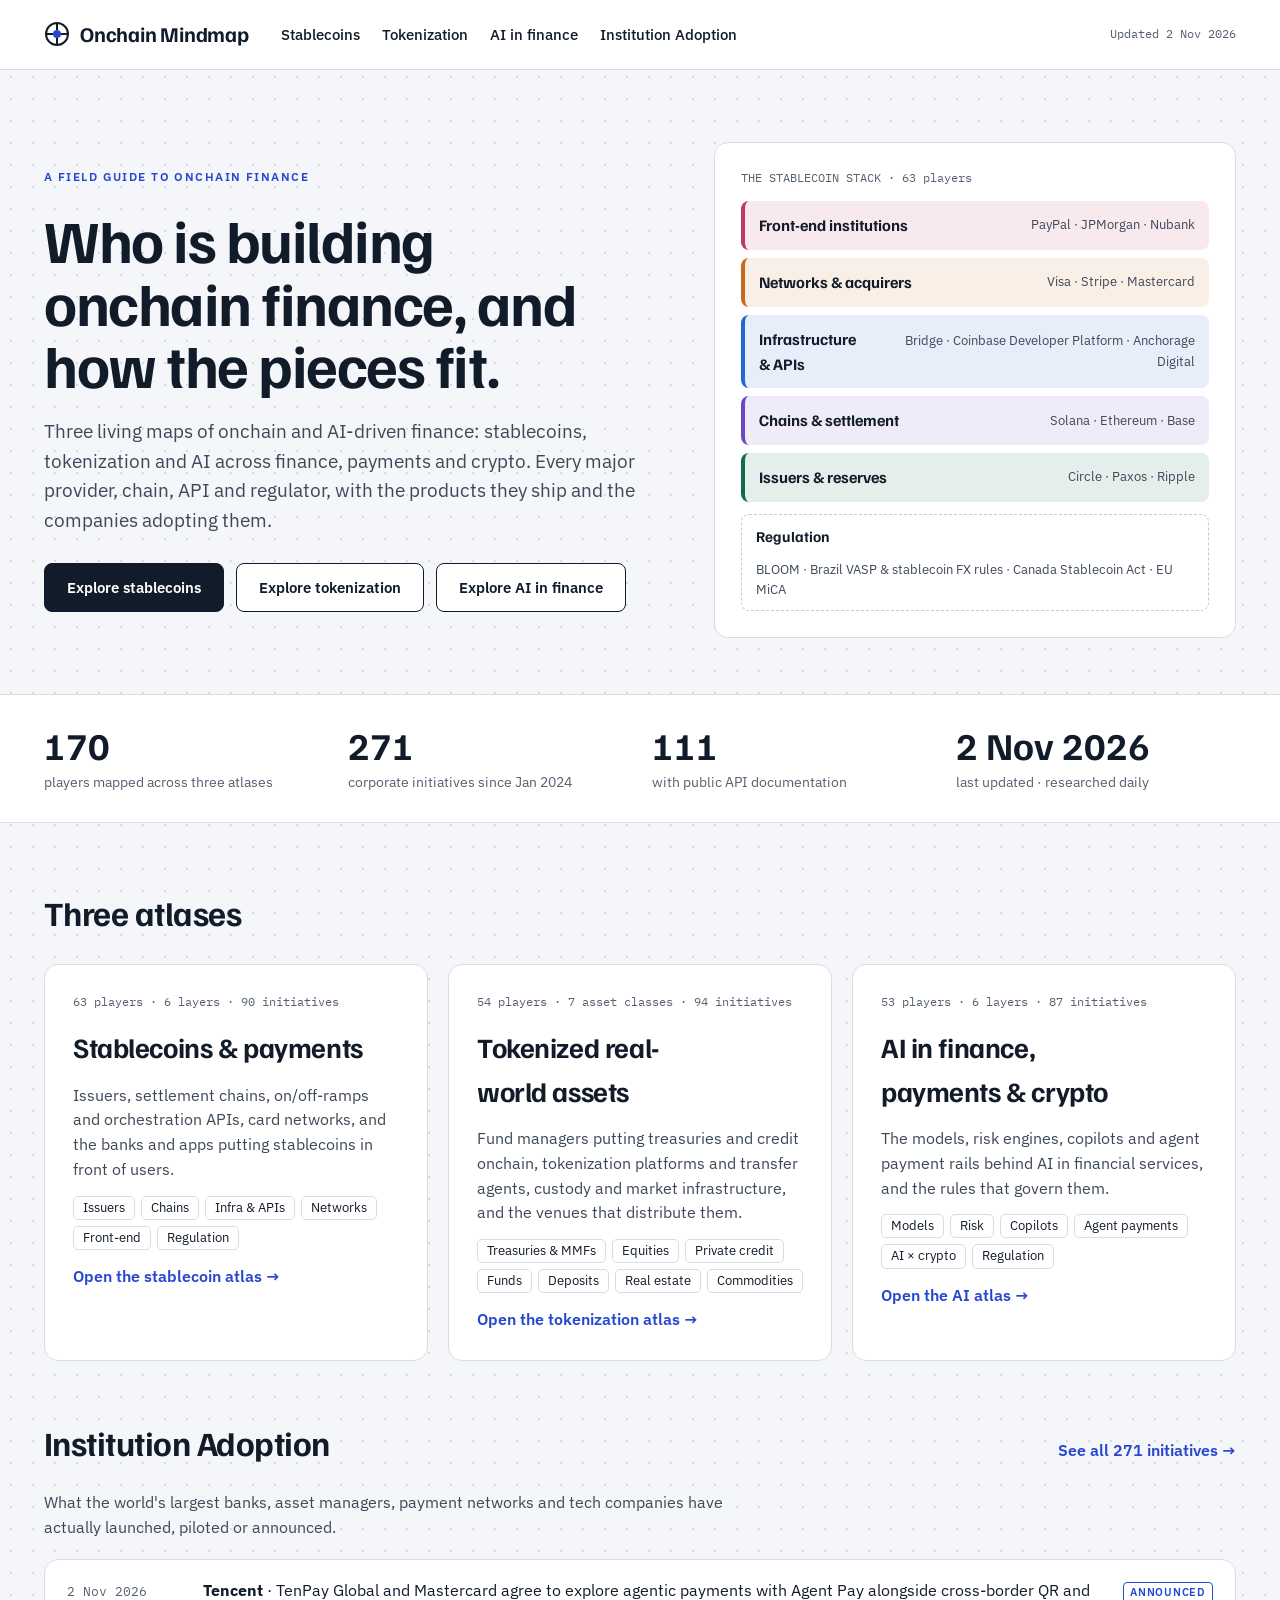
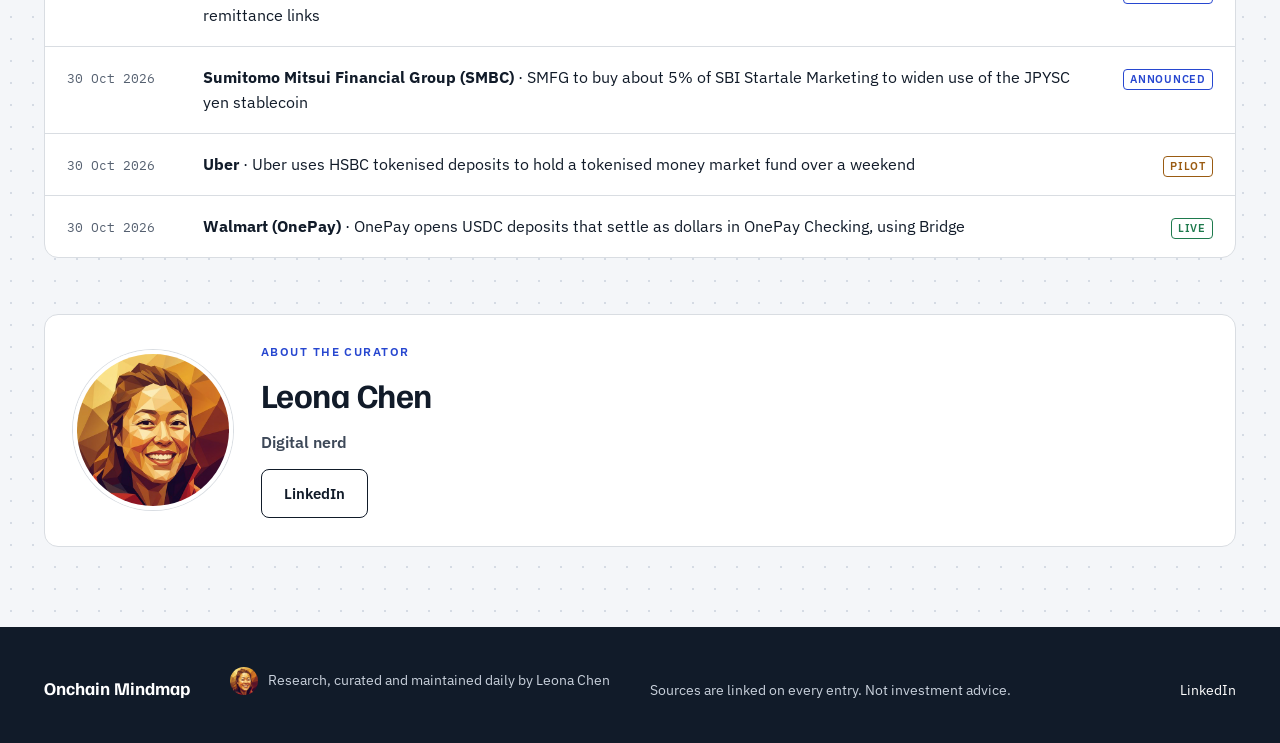
<file: insights.html>
<!doctype html>
<html lang="en">
<head>
<meta charset="utf-8">
<meta name="viewport" content="width=device-width, initial-scale=1, viewport-fit=cover">
<title>Insights</title>
<meta name="description" content="Analysis from the atlas: short, sourced pieces on stablecoins, tokenization, AI in finance and institution adoption.">
<meta property="og:title" content="Insights">
<meta property="og:description" content="Analysis from the atlas: short, sourced pieces on stablecoins, tokenization, AI in finance and institution adoption.">
<link rel="icon" href="assets/img/favicon.svg" type="image/svg+xml">
<link rel="stylesheet" href="assets/css/tokens.css">
<link rel="stylesheet" href="assets/css/site.css">
</head>
<body>
<header data-site-header></header>
<main id="insights"></main>
<footer data-site-footer></footer>
<script src="assets/js/common.js"></script>
<script src="assets/js/insights.js"></script>
<script>Insights.indexPage();</script>
</body>
</html>
</file>
<file: assets/css/tokens.css>
/* ============================================================
   DESIGN TOKENS — change the look of the whole site here.
   Every colour, font, radius and width the site uses comes from
   these variables. Edit a value, save, and reload.
   The light theme is first; the dark theme below overrides it
   for visitors whose device is set to dark mode.
   ============================================================ */

@import url("https://fonts.googleapis.com/css2?family=Familjen+Grotesk:wght@500;600;700&family=IBM+Plex+Sans:wght@400;500;600&family=IBM+Plex+Mono:wght@400;500&display=swap");

:root {
  /* Fonts */
  --font-display: "Familjen Grotesk", "Helvetica Neue", Arial, sans-serif;
  --font-body: "IBM Plex Sans", system-ui, -apple-system, "Segoe UI", sans-serif;
  --font-mono: "IBM Plex Mono", ui-monospace, Menlo, monospace;

  /* Surfaces and text */
  --color-page: #F4F6F9;        /* page background */
  --color-dot: #D5DBE4;         /* dot-grid texture on the page background */
  --color-surface: #FFFFFF;     /* cards, header, panels */
  --color-surface-2: #F5F6F3;   /* tiles, code chips */
  --color-ink: #111B29;         /* main text, dark buttons, footer */
  --color-ink-2: #3D4858;       /* body copy on light surfaces */
  --color-muted: #556070;       /* secondary text, labels */
  --color-line: #D9DDE2;        /* borders */
  --color-line-strong: #C5CCD4; /* input borders, hover borders */
  --color-footer-bg: #111B29;
  --color-footer-text: #C9D1DC;
  --color-footer-heading: #FFFFFF;

  /* Brand accent (links, highlights, active nav) */
  --color-accent: #2747D0;
  --color-accent-soft: #E5EBFB;
  --color-on-accent: #FFFFFF;
  --color-feature-kicker: #9FB0FF; /* kicker on the dark featured-insight card */

  /* Status colours used on corporate initiatives */
  --color-live: #1E7A4D;
  --color-pilot: #9A5B12;
  --color-announced: #2747D0;
  --color-paused: #6B7686;

  /* Layer colours, in layer order (1 = first layer of each atlas) */
  --layer-1: #0E6B52;
  --layer-2: #6B48C2;
  --layer-3: #2367D1;
  --layer-4: #C86A1E;
  --layer-5: #BC3A64;
  --layer-6: #5F6B7A;

  /* Shape and layout */
  --radius-s: 6px;
  --radius-m: 10px;
  --radius-l: 14px;
  --page-width: 1240px;
  --page-width-wide: 1400px;
  --shadow-panel: 0 18px 50px rgba(17, 27, 41, 0.16);

  /* Type scale */
  --text-hero: clamp(38px, 5.2vw, 60px);
  --text-h1: clamp(32px, 4vw, 46px);
  --text-h2: clamp(26px, 3vw, 34px);
  --text-h3: 21px;
  --text-body: 16px;
  --text-small: 13px;

  color-scheme: light;
}

@media (prefers-color-scheme: dark) {
  :root {
    --color-page: #0E141B;
    --color-dot: #1C2733;
    --color-surface: #151E28;
    --color-surface-2: #1B2632;
    --color-ink: #E7ECF2;
    --color-ink-2: #BAC4D0;
    --color-muted: #94A1B1;
    --color-line: #26323F;
    --color-line-strong: #3A4858;
    --color-footer-bg: #090E13;
    --color-footer-text: #94A1B1;
    --color-footer-heading: #E7ECF2;
    --color-accent: #8EA4FF;
    --color-accent-soft: #1E2A4A;
    --color-on-accent: #0E141B;
    --color-feature-kicker: #2747D0;
    --color-live: #4FCB8C;
    --color-pilot: #E8B65A;
    --color-announced: #8EA4FF;
    --color-paused: #94A1B1;
    --layer-1: #3FC59C;
    --layer-2: #A88BF0;
    --layer-3: #6BA2FF;
    --layer-4: #F0A25C;
    --layer-5: #F07AA0;
    --layer-6: #A3AEBB;
    --shadow-panel: 0 18px 50px rgba(0, 0, 0, 0.5);
    color-scheme: dark;
  }
}
</file>
<file: assets/css/site.css>
/* ============================================================
   SITE STYLES — layout and components.
   Colours, fonts and sizes come from tokens.css; change those
   first. Edit this file for spacing and layout changes.
   ============================================================ */

*, *::before, *::after { box-sizing: border-box; }
html { -webkit-text-size-adjust: 100%; }
body {
  margin: 0;
  background-color: var(--color-page);
  background-image: radial-gradient(var(--color-dot) 1px, transparent 1.2px);
  background-size: 22px 22px;
  color: var(--color-ink);
  font-family: var(--font-body);
  font-size: var(--text-body);
  line-height: 1.55;
}
a { color: inherit; text-decoration: none; }
a:hover { color: var(--color-accent); }
:focus-visible { outline: 2px solid var(--color-accent); outline-offset: 2px; }
img { max-width: 100%; }
button, input { font: inherit; color: inherit; }
button { cursor: pointer; }
h1, h2, h3 { font-family: var(--font-display); letter-spacing: -0.015em; text-wrap: balance; margin: 0; }
p { margin: 0; }
[hidden] { display: none !important; }
.sr-only { position: absolute; width: 1px; height: 1px; overflow: hidden; clip: rect(0 0 0 0); white-space: nowrap; }

.wrap { max-width: var(--page-width); margin: 0 auto; padding-left: max(24px, env(safe-area-inset-left)); padding-right: max(24px, env(safe-area-inset-right)); }
.wrap-wide { max-width: var(--page-width-wide); }
.wrap-narrow { max-width: 1100px; }
.mono { font-family: var(--font-mono); }
.eyebrow { font-size: 12px; text-transform: uppercase; letter-spacing: 0.12em; font-weight: 600; color: var(--color-accent); }
.muted { color: var(--color-muted); }

/* ---------- header & footer ---------- */
.site-header { background: var(--color-surface); border-bottom: 1px solid var(--color-line); position: sticky; top: 0; z-index: 20; }
.site-header .wrap { display: flex; flex-wrap: wrap; align-items: center; gap: 12px 32px; padding-top: 18px; padding-bottom: 18px; }
.brand { display: flex; align-items: center; gap: 10px; font-family: var(--font-display); font-weight: 700; font-size: 21px; letter-spacing: -0.01em; }
.brand svg { width: 26px; height: 26px; flex: none; }
.brand-ring { fill: none; stroke: var(--color-ink); stroke-width: 2; }
.brand-dot { fill: var(--color-accent); }
.site-nav { display: flex; flex-wrap: wrap; gap: 4px 22px; font-size: 15px; font-weight: 500; }
.site-nav a[aria-current="page"] { color: var(--color-accent); }
.header-meta { margin-left: auto; font-family: var(--font-mono); font-size: 12px; color: var(--color-muted); }

.site-footer { background: var(--color-footer-bg); color: var(--color-footer-text); margin-top: 32px; }
.site-footer .wrap { display: flex; flex-wrap: wrap; gap: 16px 40px; align-items: baseline; padding-top: 40px; padding-bottom: calc(40px + env(safe-area-inset-bottom)); font-size: 14px; }
.site-footer b { font-family: var(--font-display); font-size: 18px; color: var(--color-footer-heading); }
.site-footer a { color: var(--color-footer-heading); }
.site-footer .footer-contact { margin-left: auto; display: flex; gap: 16px; }

/* ---------- buttons, chips, pills ---------- */
.btn { display: inline-flex; align-items: center; gap: 8px; border-radius: 8px; padding: 12px 22px; font-weight: 600; font-size: 15px; border: 1.5px solid var(--color-ink); }
.btn-dark { background: var(--color-ink); color: var(--color-surface); }
.btn-dark:hover { color: var(--color-surface); opacity: 0.9; }
.btn-light { background: var(--color-surface); color: var(--color-ink); }
.link-more { font-weight: 600; color: var(--color-accent); }
.chip { border: 1px solid var(--color-line); background: var(--color-surface); border-radius: 999px; padding: 4px 12px; font-size: 13px; color: var(--color-ink); }
.chip[aria-pressed="true"] { border-color: var(--color-ink); box-shadow: inset 0 0 0 1px var(--color-ink); }
.chip .n { font-family: var(--font-mono); font-size: 11px; color: var(--color-muted); margin-left: 4px; }
.tag { display: inline-block; border: 1px solid var(--color-line); border-radius: 5px; padding: 1px 9px; font-size: 13px; }
.status { display: inline-block; font-size: 11px; font-weight: 600; letter-spacing: 0.07em; text-transform: uppercase; border: 1px solid currentColor; border-radius: 4px; padding: 1px 6px; }
.status.live { color: var(--color-live); }
.status.pilot { color: var(--color-pilot); }
.status.announced { color: var(--color-announced); }
.status.paused { color: var(--color-paused); }
.seg { display: inline-flex; border: 1px solid var(--color-line-strong); border-radius: 8px; overflow: hidden; background: var(--color-surface); }
.seg button { border: 0; background: transparent; padding: 9px 14px; font-size: 14px; color: var(--color-muted); }
.seg button[aria-pressed="true"] { background: var(--color-ink); color: var(--color-surface); }
.tabs { display: inline-flex; background: var(--color-surface); border: 1px solid var(--color-line); border-radius: 9px; padding: 3px; gap: 2px; }
.tabs button { border: 0; border-radius: 7px; padding: 7px 14px; font-family: var(--font-display); font-weight: 600; font-size: 15px; background: transparent; color: var(--color-muted); }
.tabs button[aria-selected="true"] { background: var(--color-ink); color: var(--color-surface); }
.search-input { width: 300px; max-width: 100%; border: 1px solid var(--color-line-strong); border-radius: 8px; padding: 10px 12px; background: var(--color-surface); }
.filter-row { display: flex; flex-wrap: wrap; gap: 6px; align-items: center; }
.filter-label { font-size: 11px; text-transform: uppercase; letter-spacing: 0.1em; color: var(--color-muted); margin-right: 4px; }
.card { background: var(--color-surface); border: 1px solid var(--color-line); border-radius: var(--radius-l); }

/* ---------- home ---------- */
.hero { display: flex; flex-wrap: wrap; gap: 48px; align-items: center; padding-top: 72px; padding-bottom: 56px; }
.hero-copy { flex: 1 1 520px; min-width: 0; display: flex; flex-direction: column; gap: 22px; }
.hero h1 { font-size: var(--text-hero); line-height: 1.04; letter-spacing: -0.025em; }
.hero-lede { font-size: 19px; color: var(--color-ink-2); max-width: 34em; }
.hero-actions { display: flex; flex-wrap: wrap; gap: 12px; margin-top: 6px; }
.stack { flex: 1 1 420px; min-width: 0; margin: 0; padding: 26px; display: flex; flex-direction: column; gap: 8px; }
.stack-label { font-family: var(--font-mono); font-size: 12px; color: var(--color-muted); margin-bottom: 6px; }
.stack-row { display: flex; align-items: center; gap: 12px; border-radius: 8px; padding: 12px 14px; border-left: 4px solid var(--lc); background: color-mix(in srgb, var(--lc) 11%, var(--color-surface)); }
.stack-row b { font-family: var(--font-display); font-size: 16px; flex: 1; }
.stack-row span { font-size: 13px; color: var(--color-ink-2); text-align: right; }
.stack-reg { margin-top: 4px; border: 1.5px dashed var(--color-line-strong); border-radius: 8px; padding: 10px 14px; font-size: 13px; color: var(--color-ink-2); display: flex; gap: 12px; flex-wrap: wrap; }
.stack-reg b { font-family: var(--font-display); font-size: 15px; color: var(--color-ink); }
.stats-band { background: var(--color-surface); border-top: 1px solid var(--color-line); border-bottom: 1px solid var(--color-line); }
.stats { display: grid; grid-template-columns: repeat(4, minmax(0, 1fr)); gap: 24px; padding-top: 28px; padding-bottom: 28px; }
.stat b { display: block; font-family: var(--font-display); font-size: 38px; font-variant-numeric: tabular-nums; line-height: 1.2; }
.stat span { font-size: 14px; color: var(--color-muted); }
.section { padding-top: 48px; padding-bottom: 8px; display: flex; flex-direction: column; gap: 20px; }
.section-first { padding-top: 64px; gap: 24px; }
.section-last { padding-bottom: 56px; }
.about-section { padding-top: 0; padding-bottom: 48px; }
.section-head { display: flex; flex-wrap: wrap; justify-content: space-between; align-items: baseline; gap: 12px; }
.section-head h2 { font-size: var(--text-h2); }
.section-intro { color: var(--color-ink-2); max-width: 44em; }
.atlas-cards { display: grid; grid-template-columns: repeat(3, minmax(0, 1fr)); gap: 20px; }
.atlas-card { padding: 28px; display: flex; flex-direction: column; gap: 14px; }
.atlas-card:hover { border-color: var(--color-line-strong); color: var(--color-ink); }
.atlas-card h3 { font-size: 28px; }
.atlas-card p { color: var(--color-ink-2); }
.tag-row { display: flex; flex-wrap: wrap; gap: 6px; }
.feed { overflow: hidden; }
.feed-row { display: grid; grid-template-columns: 120px minmax(0, 1fr) 100px; gap: 16px; padding: 18px 22px; border-bottom: 1px solid var(--color-line); align-items: baseline; }
.feed-row:last-child { border-bottom: 0; }
.feed-row .status { justify-self: end; }
.feed-row time { font-family: var(--font-mono); font-size: 13px; color: var(--color-muted); }
.insight-grid { display: grid; grid-template-columns: repeat(3, minmax(0, 1fr)); gap: 20px; }
.insight-card { padding: 24px; display: flex; flex-direction: column; gap: 10px; }
.insight-card h3 { font-size: var(--text-h3); }
.insight-card p { color: var(--color-ink-2); font-size: 15px; }
.insight-card .kicker { font-family: var(--font-mono); font-size: 12px; color: var(--color-muted); text-transform: uppercase; }
a.insight-card:hover { border-color: var(--color-line-strong); color: var(--color-ink); }

/* ---------- page heads ---------- */
.page-head { padding-top: 40px; padding-bottom: 18px; display: flex; flex-direction: column; gap: 12px; }
.page-head h1 { font-size: var(--text-h1); line-height: 1.06; }
.page-head .lede { font-size: 17px; color: var(--color-ink-2); max-width: 46em; }
.adoption-head { padding-top: 44px; }
.insights-head { padding-top: 56px; padding-bottom: 24px; gap: 14px; }
.insights-head h1 { font-size: clamp(34px, 4.4vw, 50px); line-height: 1.05; }
.insights-head .lede { font-size: 18px; max-width: 40em; }
.toolbar { display: flex; flex-wrap: wrap; gap: 12px; align-items: center; justify-content: space-between; }
.toolbar-right { display: flex; flex-wrap: wrap; gap: 10px; align-items: center; }

/* ---------- atlas ---------- */
.atlas-meta { font-family: var(--font-mono); font-size: 12px; color: var(--color-muted); }
.boxgrid { display: grid; grid-template-columns: repeat(6, minmax(0, 1fr)); gap: 10px; align-items: start; padding-top: 12px; padding-bottom: 48px; }
.lbox { background: var(--color-surface); border: 1px solid var(--color-line); border-top: 4px solid var(--lc); border-radius: var(--radius-m); overflow: hidden; min-width: 0; }
.lbox-h { display: grid; grid-template-columns: 1fr auto; gap: 2px 8px; align-items: baseline; width: 100%; text-align: left; background: transparent; border: 0; border-bottom: 1px solid var(--color-line); padding: 12px 14px; }
.lbox-h:hover { background: var(--color-surface-2); }
.lbox-h b { font-family: var(--font-display); font-size: 16px; font-weight: 600; }
.lbox-h .n { font-family: var(--font-mono); font-size: 12px; color: var(--color-muted); }
.lbox-h .ex { grid-column: 1 / -1; font-size: 12px; color: var(--lc); font-weight: 500; }
.grp { padding: 10px 12px 12px; }
.grp + .grp { border-top: 1px dashed var(--color-line); }
.grp-h { font-size: 10.5px; text-transform: uppercase; letter-spacing: 0.08em; font-weight: 600; color: var(--color-muted); margin-bottom: 7px; }
.tiles { display: flex; flex-wrap: wrap; gap: 5px; }
.tile { border: 1px solid var(--color-line); background: var(--color-surface-2); border-radius: var(--radius-s); padding: 4px 9px; font-size: 13px; font-weight: 500; text-align: left; display: inline-flex; gap: 6px; align-items: center; max-width: 100%; min-width: 0; transition: opacity 0.15s; }
.tile:hover { border-color: var(--lc); }
.tile .nm { min-width: 0; overflow-wrap: anywhere; }
.tile .api { font-family: var(--font-mono); font-size: 9.5px; color: var(--color-muted); border: 1px solid var(--color-line-strong); border-radius: 3px; padding: 0 3px; line-height: 14px; flex: none; }
.tile.dim { opacity: 0.22; }
.tile.sel { background: var(--color-accent-soft); border-color: var(--color-accent); }
.tile.big { display: grid; gap: 3px; width: 100%; padding: 10px 12px; }
.tile.big .nm { font-size: 14.5px; }
.tile.big .tc { font-family: var(--font-mono); font-size: 11px; color: var(--lc); }
.tile.big .ts { font-size: 13px; font-weight: 400; color: var(--color-muted); line-height: 1.45; }
.other-layers { display: flex; flex-wrap: wrap; gap: 6px; padding-top: 8px; }
.other-layers button { border: 1px solid var(--color-line); border-top: 3px solid var(--lc); background: var(--color-surface); border-radius: var(--radius-s); padding: 6px 11px; font-size: 13px; }
.other-layers .back { border-top-width: 1px; background: var(--color-ink); color: var(--color-surface); border-color: var(--color-ink); }
.focus-box { margin-top: 10px; margin-bottom: 48px; }
.focus-desc { padding: 14px 18px 4px; display: grid; grid-template-columns: minmax(0, 1.3fr) minmax(0, 1fr); gap: 8px 28px; }
.focus-desc ul { margin: 0; padding-left: 18px; color: var(--color-muted); font-size: 14px; }
.focus-groups { display: grid; grid-template-columns: repeat(auto-fill, minmax(280px, 1fr)); gap: 10px; padding: 14px 18px 18px; }
.focus-groups .grp { border: 1px solid var(--color-line); border-radius: var(--radius-m); padding: 10px; }
.focus-groups .tiles { display: grid; gap: 6px; }
.list-view { padding-top: 12px; padding-bottom: 48px; display: flex; flex-direction: column; gap: 28px; }
.list-view h2 { font-size: 20px; display: flex; gap: 10px; align-items: center; }
.list-view h2::before { content: ""; width: 10px; height: 10px; border-radius: 2px; background: var(--lc); }
.list-cards { display: grid; grid-template-columns: repeat(auto-fill, minmax(240px, 1fr)); gap: 8px; margin-top: 10px; }
.empty { text-align: center; color: var(--color-muted); padding: 48px 12px; display: grid; gap: 6px; }
.empty b { color: var(--color-ink); font-family: var(--font-display); font-size: 17px; }

/* detail panel */
.panel-backdrop { position: fixed; inset: 0; background: rgba(10, 15, 21, 0.28); z-index: 30; }
.panel { position: fixed; top: 0; right: 0; bottom: 0; width: min(560px, 100%); background: var(--color-surface); border-left: 1px solid var(--color-line); box-shadow: var(--shadow-panel); z-index: 31; display: grid; grid-template-rows: auto auto 1fr; padding-bottom: env(safe-area-inset-bottom); }
.panel-head { padding: 20px 22px 12px; display: grid; gap: 8px; border-bottom: 1px solid var(--color-line); }
.panel-top { display: flex; gap: 12px; align-items: flex-start; }
.panel-top h2 { font-size: 28px; line-height: 1.15; }
.panel-close { margin-left: auto; border: 0; background: transparent; font-size: 26px; line-height: 1; color: var(--color-muted); padding: 2px 8px; }
.panel-tabs { display: flex; gap: 2px; padding: 0 14px; border-bottom: 1px solid var(--color-line); overflow-x: auto; }
.panel-tabs button { border: 0; background: transparent; padding: 10px 9px; font-size: 13.5px; color: var(--color-muted); border-bottom: 2px solid transparent; white-space: nowrap; }
.panel-tabs button[aria-selected="true"] { color: var(--color-ink); border-bottom-color: var(--color-ink); font-weight: 500; }
.panel-body { overflow: auto; padding: 18px 22px 36px; min-width: 0; }
.panel-body h3 { font-size: 15px; margin: 20px 0 8px; }
.panel-body h3:first-child { margin-top: 0; }
.panel-body p { max-width: 65ch; margin-bottom: 10px; }
.panel-body .lede { font-size: 16px; }
.uc { border: 1px solid var(--color-line); border-radius: var(--radius-m); margin-bottom: 8px; }
.uc summary { padding: 11px 13px; font-weight: 600; cursor: pointer; list-style: none; display: flex; gap: 8px; }
.uc summary::-webkit-details-marker { display: none; }
.uc summary::before { content: "+"; font-family: var(--font-mono); color: var(--color-muted); width: 12px; }
.uc[open] summary::before { content: "\2013"; }
.uc div { padding: 0 13px 13px 33px; color: var(--color-ink-2); }
.api-list { list-style: none; padding: 0; margin: 0; display: grid; gap: 6px; }
.api-list li { font-family: var(--font-mono); font-size: 12.5px; background: var(--color-surface-2); border: 1px solid var(--color-line); border-radius: var(--radius-s); padding: 8px 10px; overflow-wrap: anywhere; }
.api-list b { color: var(--color-accent); font-weight: 500; }
.spec { width: 100%; border-collapse: collapse; font-size: 13px; }
.spec th { text-align: left; vertical-align: top; font-weight: 500; color: var(--color-muted); width: 100px; padding: 9px 10px 9px 0; border-top: 1px solid var(--color-line); font-size: 11.5px; text-transform: uppercase; letter-spacing: 0.06em; }
.spec td { padding: 9px 0; border-top: 1px solid var(--color-line); font-family: var(--font-mono); font-size: 12.5px; overflow-wrap: anywhere; }
.conn { display: flex; gap: 10px; align-items: center; width: 100%; text-align: left; border: 1px solid var(--color-line); background: var(--color-surface); border-radius: var(--radius-s); padding: 8px 11px; font-size: 14px; margin-bottom: 6px; }
.conn:disabled { opacity: 0.6; cursor: default; }
.conn .sw { width: 9px; height: 9px; border-radius: 50%; background: var(--lc); flex: none; }
.conn .rel { margin-left: auto; color: var(--color-muted); font-size: 12.5px; text-align: right; }
.news { list-style: none; margin: 0; padding: 0; display: grid; gap: 10px; }
.news li { display: grid; grid-template-columns: 66px 1fr; gap: 10px; font-size: 14px; }
.news time { font-family: var(--font-mono); font-size: 12px; color: var(--color-muted); }
.sources a { display: block; font-size: 12.5px; color: var(--color-accent); overflow-wrap: anywhere; }

/* ---------- corporate adoption ---------- */
.year { padding-top: 22px; }
.year h2 { font-size: 22px; display: flex; gap: 10px; align-items: baseline; margin-bottom: 12px; }
.year h2 span { font-family: var(--font-mono); font-size: 13px; color: var(--color-muted); font-weight: 400; }
.timeline { display: grid; gap: 12px; padding-left: 20px; border-left: 2px solid var(--color-line); }
.init { position: relative; border-radius: 12px; padding: 18px 20px; display: flex; flex-wrap: wrap; gap: 8px 22px; }
.timeline .init::before { content: ""; position: absolute; left: -27px; top: 22px; width: 10px; height: 10px; border-radius: 50%; background: var(--color-accent); border: 2px solid var(--color-page); }
.init-when { flex: 0 0 120px; display: flex; flex-direction: column; gap: 8px; align-items: flex-start; }
.init-when time { font-family: var(--font-mono); font-size: 13px; color: var(--color-muted); }
.init-body { flex: 1 1 520px; min-width: 0; display: grid; gap: 7px; }
.init-co { display: flex; flex-wrap: wrap; gap: 4px 10px; align-items: baseline; }
.init-co button { border: 0; background: transparent; padding: 0; font-family: var(--font-display); font-weight: 700; font-size: 18px; text-decoration: underline; text-decoration-color: var(--color-line-strong); text-underline-offset: 3px; }
.init-co span { font-size: 13px; color: var(--color-muted); }
.init h3 { font-family: var(--font-body); font-size: 16px; font-weight: 600; letter-spacing: 0; line-height: 1.4; }
.init p { color: var(--color-ink-2); font-size: 14px; max-width: 75ch; }
.init-chips { display: flex; flex-wrap: wrap; gap: 6px; }
.init-chips a, .init-chips span { font-size: 12.5px; border: 1px solid var(--color-line); background: var(--color-surface-2); border-radius: 4px; padding: 1px 9px; }
.init-chips a { font-weight: 500; border-left: 3px solid var(--lc); }
.init-chips .mono { font-size: 11.5px; }
.init-src { font-size: 12px; color: var(--color-muted); }
.init-src a { text-decoration: underline; }
.co-grid { display: grid; grid-template-columns: repeat(auto-fill, minmax(330px, 1fr)); gap: 12px; padding-top: 18px; }
.co-card { padding: 16px 18px; display: grid; gap: 8px; align-content: start; }
.co-card header { display: flex; justify-content: space-between; gap: 10px; align-items: baseline; }
.co-card header b { font-family: var(--font-display); font-size: 17px; display: block; }
.co-card header span { font-size: 12.5px; color: var(--color-muted); }
.co-meta { font-size: 11px; text-transform: uppercase; letter-spacing: 0.07em; color: var(--color-muted); }
.co-tl { list-style: none; margin: 0; padding: 8px 0 0; border-top: 1px dashed var(--color-line); display: grid; gap: 8px; }
.co-tl li { display: grid; grid-template-columns: 82px minmax(0, 1fr); gap: 8px; font-size: 13.5px; }
.co-tl time { font-family: var(--font-mono); font-size: 12px; color: var(--color-muted); }

/* ---------- insights & article ---------- */
.feature { background: var(--color-ink); color: var(--color-surface); border-radius: 16px; padding: 40px; display: flex; flex-wrap: wrap; gap: 24px 48px; align-items: flex-end; }
.feature h2 { font-size: 34px; line-height: 1.12; }
.feature p { opacity: 0.8; font-size: 17px; }
.feature .kicker { font-family: var(--font-mono); font-size: 12px; color: var(--color-feature-kicker); text-transform: uppercase; }
.feature-copy { flex: 1 1 520px; min-width: 0; display: grid; gap: 12px; }
.article { max-width: 720px; margin: 0 auto; padding: 48px 24px 72px; }
.article h1 { font-size: var(--text-h1); line-height: 1.1; margin: 10px 0 12px; }
.article .byline { font-family: var(--font-mono); font-size: 13px; color: var(--color-muted); margin-bottom: 32px; }
.prose { font-size: 18px; line-height: 1.7; }
.prose p { margin: 0 0 1.1em; }
.prose h2 { font-size: 26px; margin: 1.6em 0 0.6em; }
.prose h3 { font-size: 21px; margin: 1.4em 0 0.5em; }
.prose a { color: var(--color-accent); text-decoration: underline; }
.prose blockquote { margin: 1.4em 0; padding: 4px 0 4px 20px; border-left: 3px solid var(--color-accent); font-family: var(--font-display); font-size: 22px; line-height: 1.4; }
.prose ul, .prose ol { padding-left: 1.3em; margin: 0 0 1.1em; }
.prose code { font-family: var(--font-mono); font-size: 0.85em; background: var(--color-surface-2); padding: 1px 5px; border-radius: 4px; }
.prose img { border-radius: var(--radius-m); }

/* ---------- about & author ---------- */
.about { display: flex; flex-wrap: wrap; gap: 28px; align-items: center; padding: 28px; }
.about-photo { width: 160px; height: 160px; border-radius: 50%; object-fit: cover; flex: none; border: 4px solid var(--color-surface); box-shadow: 0 0 0 1px var(--color-line); }
.about-copy { flex: 1 1 420px; min-width: 0; display: grid; gap: 8px; }
.about-copy h2 { font-size: var(--text-h2); }
.about-role { font-weight: 600; color: var(--color-ink-2); }
.about-copy p { color: var(--color-ink-2); max-width: 60ch; }
.footer-author { display: inline-flex; align-items: center; gap: 10px; }
.footer-author img, .byline img { border-radius: 50%; object-fit: cover; }
.article .byline { display: flex; align-items: center; gap: 8px; flex-wrap: wrap; }

/* ---------- responsive ---------- */
@media (max-width: 1200px) { .boxgrid { grid-template-columns: repeat(3, minmax(0, 1fr)); } }
@media (max-width: 860px) {
  .atlas-cards, .insight-grid { grid-template-columns: minmax(0, 1fr); }
  .stats { grid-template-columns: repeat(2, minmax(0, 1fr)); }
  .focus-desc { grid-template-columns: minmax(0, 1fr); }
  .header-meta { display: none; }
}
@media (max-width: 640px) {
  .boxgrid { grid-template-columns: minmax(0, 1fr); }
  .feed-row { grid-template-columns: minmax(0, 1fr); gap: 4px; }
  .feed-row .status { justify-self: start; }
  .site-footer .footer-contact { margin-left: 0; }
  .feature { padding: 28px; }
}
@media (prefers-reduced-motion: reduce) { * { transition: none !important; } }
</file>
